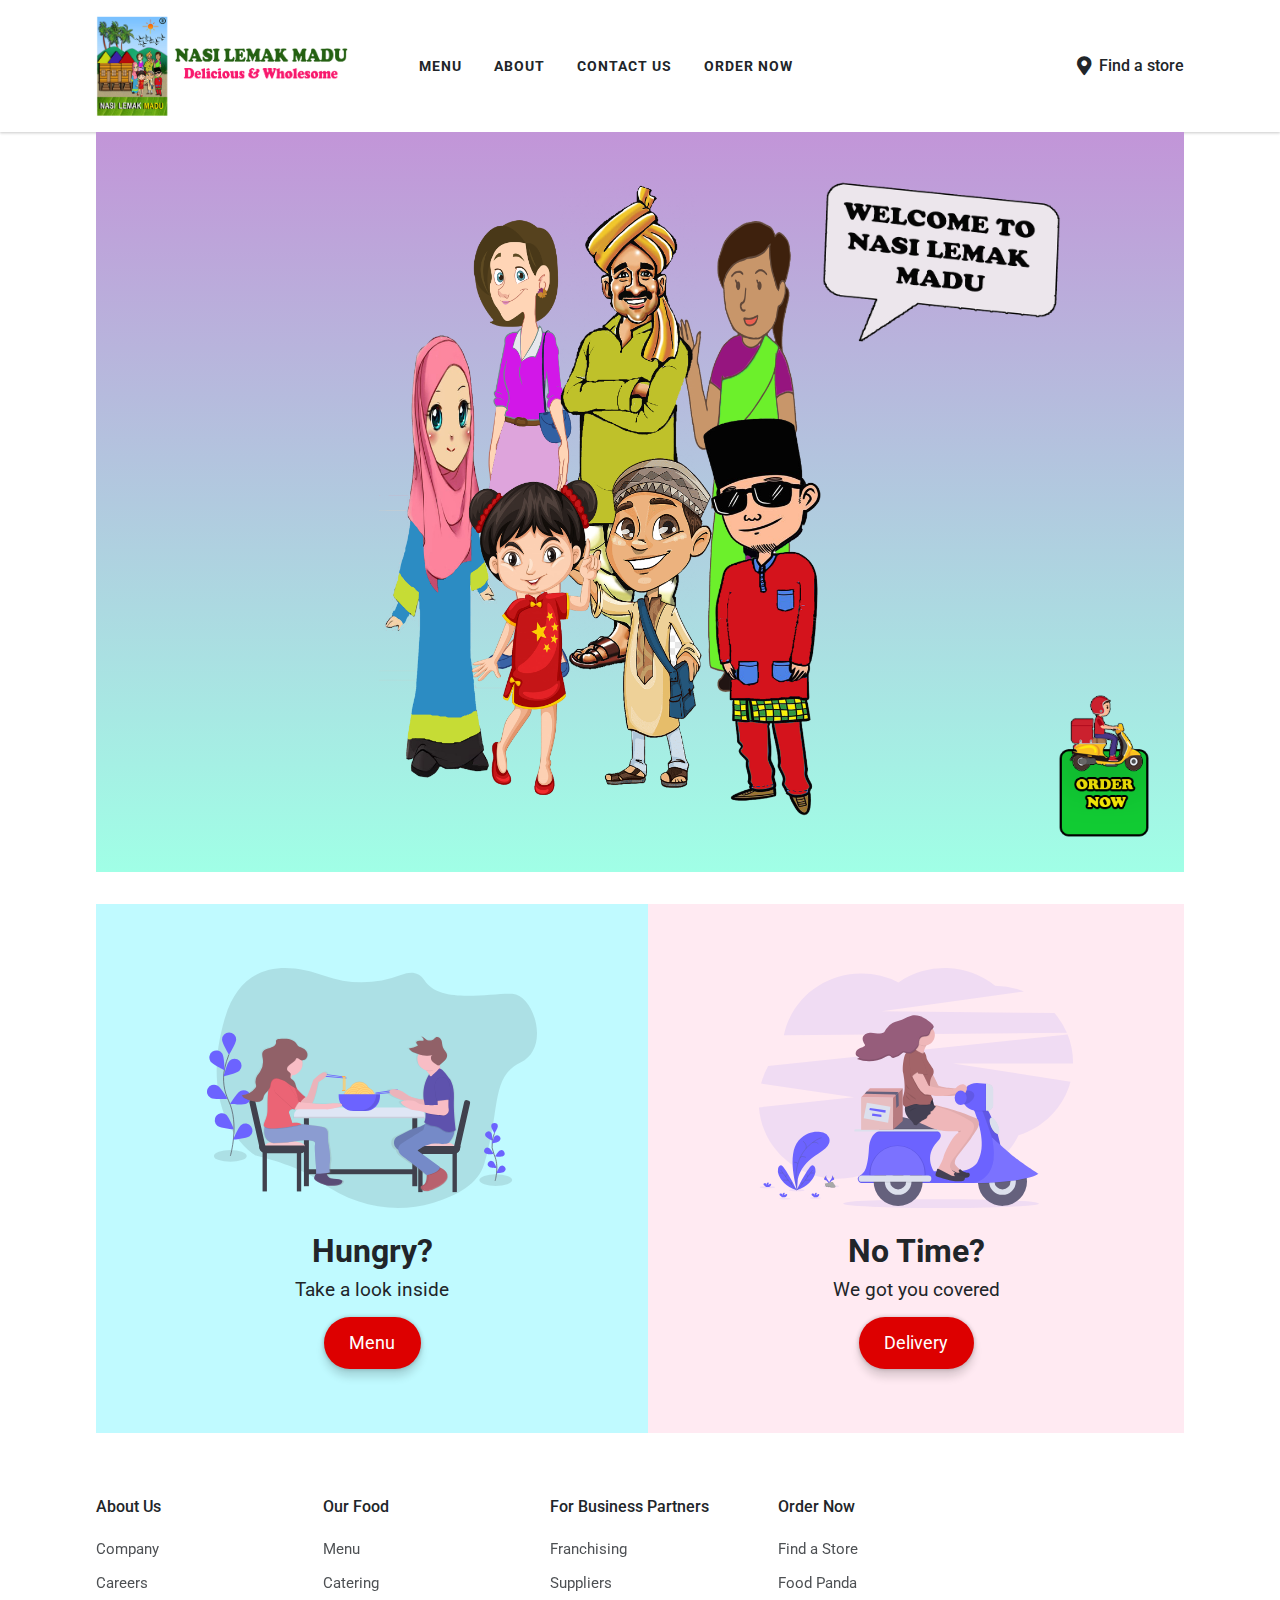
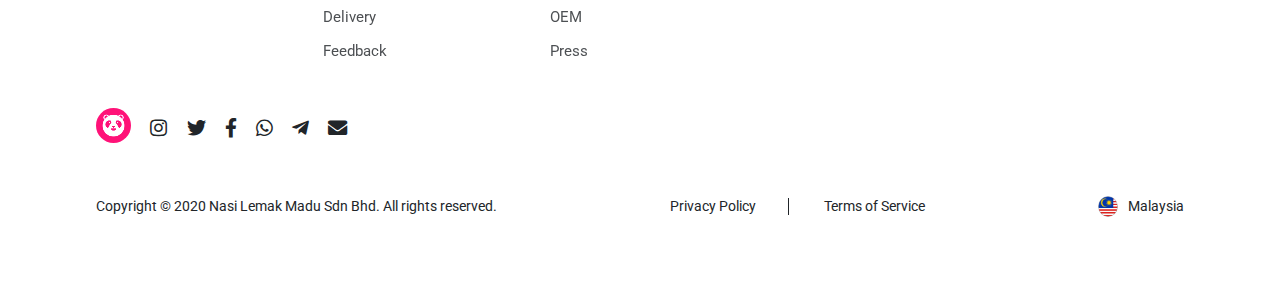
<file: index.html>
<!DOCTYPE html>
<html lang="en">
  <head>
    <meta charset="UTF-8" />
    <meta name="viewport" content="width=device-width, initial-scale=1.0" />
    <meta
      name="description"
      content="Welcome to Nasi Lemak Madu. Check out our menu and have your favorite meal delivered to you."
    />
    <link
      rel="shortcut icon"
      href="assets/images/logo-icon.png"
      type="image/x-icon"
    />
    <link
      rel="stylesheet"
      href="https://cdnjs.cloudflare.com/ajax/libs/font-awesome/5.13.1/css/all.min.css"
    />
    <link rel="stylesheet" href="assets/css/style.css" />
    <title>Nasi Lemak Madu</title>
  </head>
  <body>
    <header class="main-header">
      <div class="container">
        <div class="main-nav">
          <div class="main-nav-left">
            <a href="" class="header-logo">
              <img src="assets/images/logo.png" alt="" />
            </a>
            <ul class="main-menu">
              <li><a href="menu/">Menu</a></li>
              <li><a href="about/">About</a></li>
              <li><a href="contact/">Contact Us</a></li>
              <li>
                <a
                  href="https://wa.me/c/601111829137"
                  target="_blank"
                  rel="noopener noreferrer"
                  >Order Now</a
                >
              </li>
              <li>
                <a
                  href="https://goo.gl/maps/LNe19nNpwgPhzAuLA"
                  target="_blank"
                  class="store-locator"
                >
                  <i class="fas fa-map-marker-alt"></i>
                  <p>Find a store</p>
                </a>
              </li>
            </ul>
          </div>
          <div class="main-nav-right">
            <a
              href="https://goo.gl/maps/LNe19nNpwgPhzAuLA"
              target="_blank"
              class="store-locator"
            >
              <i class="fas fa-map-marker-alt"></i>
              <p>Find a store</p>
            </a>
            <i class="fas fa-bars menu-btn"></i>
          </div>
        </div>
      </div>
    </header>
    <main>
      <div class="container">
        <div class="hero">
          <div class="hero-img">
            <img src="assets/images/hero-squad.png" alt="" />
          </div>
          <img src="assets/images/welcome.png" alt="" class="welcome-img" />
          <a href="https://wa.me/c/601111829137" target="_blank"
            ><img src="assets/images/order-now.png" alt="" class="order-now"
          /></a>
        </div>
        <div class="cta-box">
          <div class="cta-body cta-menu">
            <img src="assets/images/eating.svg" alt="" />
            <h3>Hungry?</h3>
            <p>Take a look inside</p>
            <a href="menu/" class="btn">Menu</a>
          </div>
          <div class="cta-body cta-delivery">
            <img src="assets/images/delivery.svg" alt="" />
            <h3>No Time?</h3>
            <p>We got you covered</p>
            <a
              href="https://foodpanda.page.link/ptAzMaHVQ7ZYYSy5A"
              target="_blank"
              class="btn"
              >Delivery</a
            >
          </div>
        </div>
      </div>
    </main>
    <footer class="main-footer">
      <div class="container">
        <div class="footer-grid">
          <div class="footer-grid-item">
            <h3>About Us</h3>
            <ul>
              <li><a href="about/">Company</a></li>
              <li>
                <a
                  href="https://candidates.myfuturejobs.gov.my/search-jobs?jobId=31c326fda641426a95647f10a68441f2"
                  target="_blank"
                  >Careers</a
                >
              </li>
            </ul>
          </div>
          <div class="footer-grid-item">
            <h3>Our Food</h3>
            <ul>
              <li><a href="menu/">Menu</a></li>

              <li><a href="contact/">Catering</a></li>
              <li>
                <a
                  href="https://foodpanda.page.link/ptAzMaHVQ7ZYYSy5A"
                  target="_blank"
                  >Delivery</a
                >
              </li>
              <li><a href="contact/">Feedback</a></li>
            </ul>
          </div>
          <div class="footer-grid-item">
            <h3>For Business Partners</h3>
            <ul>
              <li><a href="contact/">Franchising</a></li>
              <li><a href="contact/">Suppliers</a></li>
              <li><a href="contact/">OEM</a></li>
              <li><a href="contact/">Press</a></li>
            </ul>
          </div>
          <div class="footer-grid-item" id="order-now">
            <h3>Order Now</h3>
            <ul>
              <li>
                <a href="https://goo.gl/maps/LNe19nNpwgPhzAuLA" target="_blank"
                  >Find a Store</a
                >
              </li>
              <li>
                <a
                  href="https://foodpanda.page.link/ptAzMaHVQ7ZYYSy5A"
                  target="_blank"
                  >Food Panda</a
                >
              </li>
            </ul>
          </div>
        </div>
        <div class="community">
          <div class="social">
            <a
              href="https://foodpanda.page.link/ptAzMaHVQ7ZYYSy5A"
              target="_blank"
              ><img src="assets/images/panda.png" alt=""
            /></a>
            <a href="https://www.instagram.com/nasilemakmadu" target="_blank"
              ><i class="fab fa-instagram"></i
            ></a>
            <a href="https://twitter.com/NasiLemakMadu" target="_blank"
              ><i class="fab fa-twitter"></i
            ></a>
            <a href="https://www.facebook.com/nasilemakmadu20" target="_blank"
              ><i class="fab fa-facebook-f"></i
            ></a>
            <a href="https://wa.me/c/601111829137" target="_blank"
              ><i class="fab fa-whatsapp"></i
            ></a>
            <a href="https://t.me/NasiLemakMadu" target="_blank"
              ><i class="fab fa-telegram-plane"></i
            ></a>
            <a href="mailto:contact@nasilemakmadu.com" target="_blank"
              ><i class="fas fa-envelope"></i
            ></a>
          </div>
        </div>
        <div class="footer-bottom">
          <span class="copyright"
            >Copyright &copy; 2020 Nasi Lemak Madu Sdn Bhd. All rights
            reserved.</span
          >
          <div class="t-c">
            <a href="">Privacy Policy</a>
            <a href="">Terms of Service</a>
          </div>
          <div class="country">
            <img src="assets/images/flag-30.png" alt="" />
            <span>Malaysia</span>
          </div>
        </div>
      </div>
    </footer>
    <script src="assets/js/main.js"></script>
  </body>
</html>
</file>
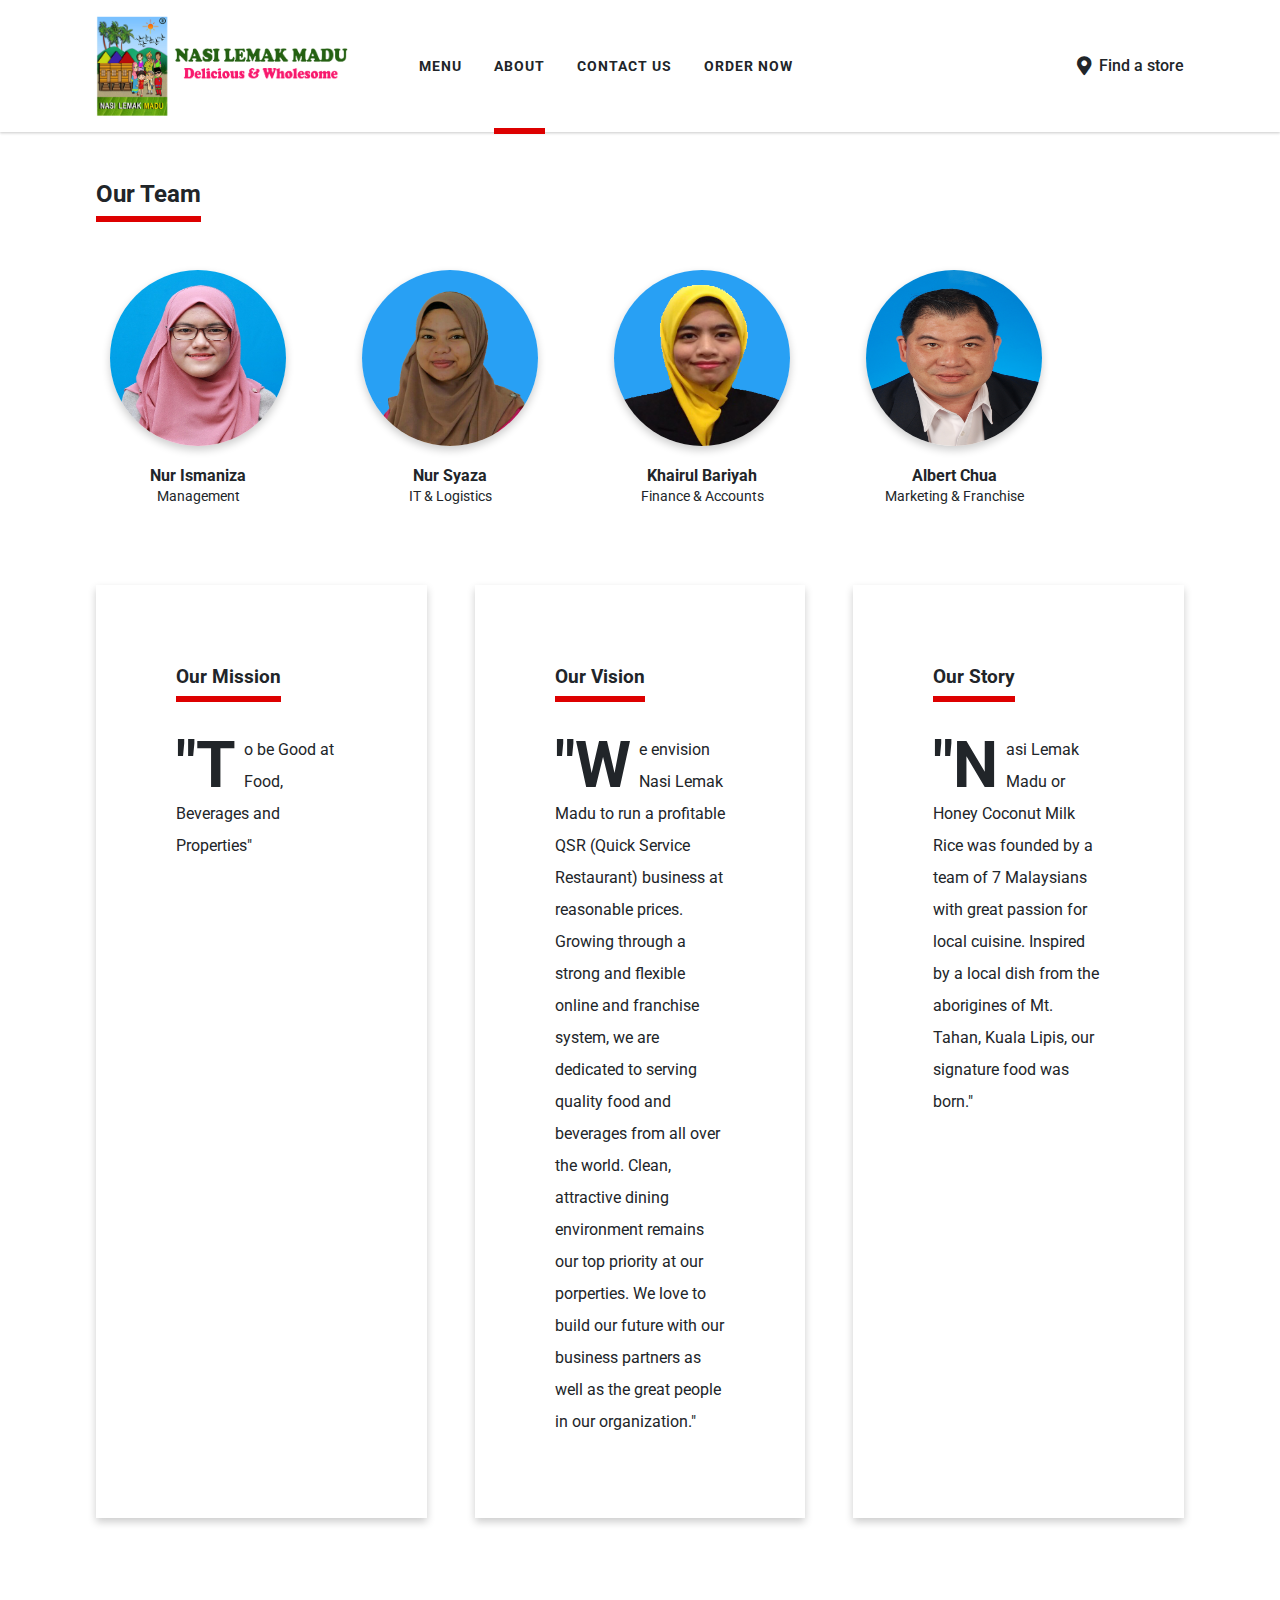
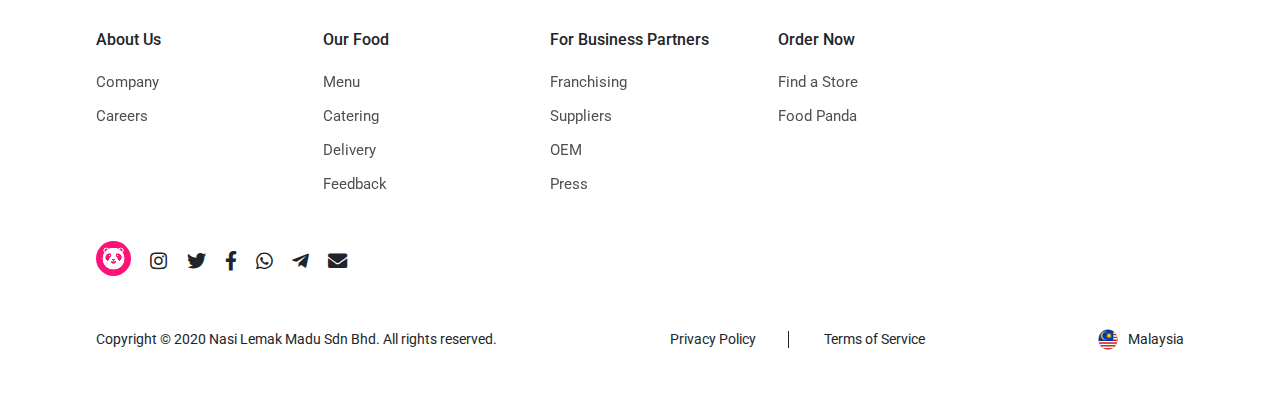
<file: about/index.html>
<!DOCTYPE html>
<html lang="en">
  <head>
    <meta charset="UTF-8" />
    <meta name="viewport" content="width=device-width, initial-scale=1.0" />
    <meta
      name="description"
      content="Meet the team behind Nasi Lemak Madu and take a look at our mission, our vison and our story."
    />
    <link
      rel="shortcut icon"
      href="../assets/images/logo-icon.png"
      type="image/x-icon"
    />
    <link
      rel="stylesheet"
      href="https://cdnjs.cloudflare.com/ajax/libs/font-awesome/5.13.1/css/all.min.css"
    />
    <link rel="stylesheet" href="../assets/css/style.css" />
    <link rel="stylesheet" href="../assets/css/about.style.css" />
    <title>About | Nasi Lemak Madu</title>
  </head>
  <body>
    <header class="main-header">
      <div class="container">
        <div class="main-nav">
          <div class="main-nav-left">
            <a href="../" class="header-logo">
              <img src="../assets/images/logo.png" alt="" />
            </a>
            <ul class="main-menu">
              <li><a href="../menu/">Menu</a></li>
              <li><a href="" class="active-page">About</a></li>
              <li><a href="../contact/">Contact Us</a></li>
              <li>
                <a
                  href="https://wa.me/c/601111829137"
                  target="_blank"
                  rel="noopener noreferrer"
                  >Order Now</a
                >
              </li>
              <li>
                <a
                  href="https://goo.gl/maps/LNe19nNpwgPhzAuLA"
                  target="_blank"
                  class="store-locator"
                >
                  <i class="fas fa-map-marker-alt"></i>
                  <p>Find a store</p>
                </a>
              </li>
            </ul>
          </div>
          <div class="main-nav-right">
            <a
              href="https://goo.gl/maps/LNe19nNpwgPhzAuLA"
              target="_blank"
              class="store-locator"
            >
              <i class="fas fa-map-marker-alt"></i>
              <p>Find a store</p>
            </a>
            <i class="fas fa-bars menu-btn"></i>
          </div>
        </div>
      </div>
    </header>
    <main>
      <div class="container">
        <div class="about">
          <section class="team">
            <div class="team-title">
              <h1>Our Team</h1>
            </div>
            <div class="team-grid">
              <div class="team-member">
                <img src="../assets/images/isma.png" alt="" class="card" />
                <h3>Nur Ismaniza</h3>
                <p>Management</p>
              </div>
              <div class="team-member">
                <img src="../assets/images/syaza.png" alt="" class="card" />
                <h3>Nur Syaza</h3>
                <p>IT & Logistics</p>
              </div>
              <div class="team-member">
                <img src="../assets/images/berry.png" alt="" class="card" />
                <h3>Khairul Bariyah</h3>
                <p>Finance & Accounts</p>
              </div>
              <div class="team-member">
                <img src="../assets/images/albert.png" alt="" class="card" />
                <h3>Albert Chua</h3>
                <p>Marketing & Franchise</p>
              </div>
            </div>
          </section>
          <section class="about-info">
            <div class="about-card-grid">
              <div class="card">
                <h2>Our Mission</h2>
                <div class="text-description">
                  <p>"To be Good at Food, Beverages and Properties"</p>
                </div>
              </div>
              <div class="card">
                <h2>Our Vision</h2>
                <div class="text-description">
                  <p>
                    "We envision Nasi Lemak Madu to run a profitable QSR (Quick
                    Service Restaurant) business at reasonable prices. Growing
                    through a strong and flexible online and franchise system,
                    we are dedicated to serving quality food and beverages from
                    all over the world. Clean, attractive dining environment
                    remains our top priority at our porperties. We love to build
                    our future with our business partners as well as the great
                    people in our organization."
                  </p>
                </div>
              </div>
              <div class="card">
                <h2>Our Story</h2>
                <div class="text-description">
                  <p>
                    "Nasi Lemak Madu or Honey Coconut Milk Rice was founded by a
                    team of 7 Malaysians with great passion for local cuisine.
                    Inspired by a local dish from the aborigines of Mt. Tahan,
                    Kuala Lipis, our signature food was born."
                  </p>
                </div>
              </div>
            </div>
          </section>
        </div>
      </div>
    </main>
    <footer class="main-footer">
      <div class="container">
        <div class="footer-grid">
          <div class="footer-grid-item">
            <h3>About Us</h3>
            <ul>
              <li><a href="">Company</a></li>
              <li>
                <a
                  href="https://candidates.myfuturejobs.gov.my/search-jobs?jobId=31c326fda641426a95647f10a68441f2"
                  target="_blank"
                  >Careers</a
                >
              </li>
            </ul>
          </div>
          <div class="footer-grid-item">
            <h3>Our Food</h3>
            <ul>
              <li><a href="../menu/">Menu</a></li>

              <li><a href="">Catering</a></li>
              <li>
                <a
                  href="https://foodpanda.page.link/ptAzMaHVQ7ZYYSy5A"
                  target="_blank"
                  >Delivery</a
                >
              </li>
              <li><a href="../contact/">Feedback</a></li>
            </ul>
          </div>
          <div class="footer-grid-item">
            <h3>For Business Partners</h3>
            <ul>
              <li><a href="../contact/">Franchising</a></li>
              <li><a href="../contact/">Suppliers</a></li>
              <li><a href="../contact/">OEM</a></li>
              <li><a href="../contact/">Press</a></li>
            </ul>
          </div>
          <div class="footer-grid-item" id="order-now">
            <h3>Order Now</h3>
            <ul>
              <li>
                <a href="https://goo.gl/maps/LNe19nNpwgPhzAuLA" target="_blank"
                  >Find a Store</a
                >
              </li>
              <li>
                <a
                  href="https://foodpanda.page.link/ptAzMaHVQ7ZYYSy5A"
                  target="_blank"
                  >Food Panda</a
                >
              </li>
            </ul>
          </div>
        </div>
        <div class="community">
          <div class="social">
            <a
              href="https://foodpanda.page.link/ptAzMaHVQ7ZYYSy5A"
              target="_blank"
              ><img src="../assets/images/panda.png" alt=""
            /></a>
            <a href="https://www.instagram.com/nasilemakmadu" target="_blank"
              ><i class="fab fa-instagram"></i
            ></a>
            <a href="https://twitter.com/NasiLemakMadu" target="_blank"
              ><i class="fab fa-twitter"></i
            ></a>
            <a href="https://www.facebook.com/nasilemakmadu20" target="_blank"
              ><i class="fab fa-facebook-f"></i
            ></a>
            <a href="https://wa.me/c/601111829137" target="_blank"
              ><i class="fab fa-whatsapp"></i
            ></a>
            <a href="https://t.me/NasiLemakMadu" target="_blank"
              ><i class="fab fa-telegram-plane"></i
            ></a>
            <a href="mailto:contact@nasilemakmadu.com" target="_blank"
              ><i class="fas fa-envelope"></i
            ></a>
          </div>
        </div>
        <div class="footer-bottom">
          <span class="copyright"
            >Copyright &copy; 2020 Nasi Lemak Madu Sdn Bhd. All rights
            reserved.</span
          >
          <div class="t-c">
            <a href="">Privacy Policy</a>
            <a href="">Terms of Service</a>
          </div>
          <div class="country">
            <img src="../assets/images/flag-30.png" alt="" />
            <span>Malaysia</span>
          </div>
        </div>
      </div>
    </footer>
    <script src="../assets/js/main.js"></script>
  </body>
</html>
</file>
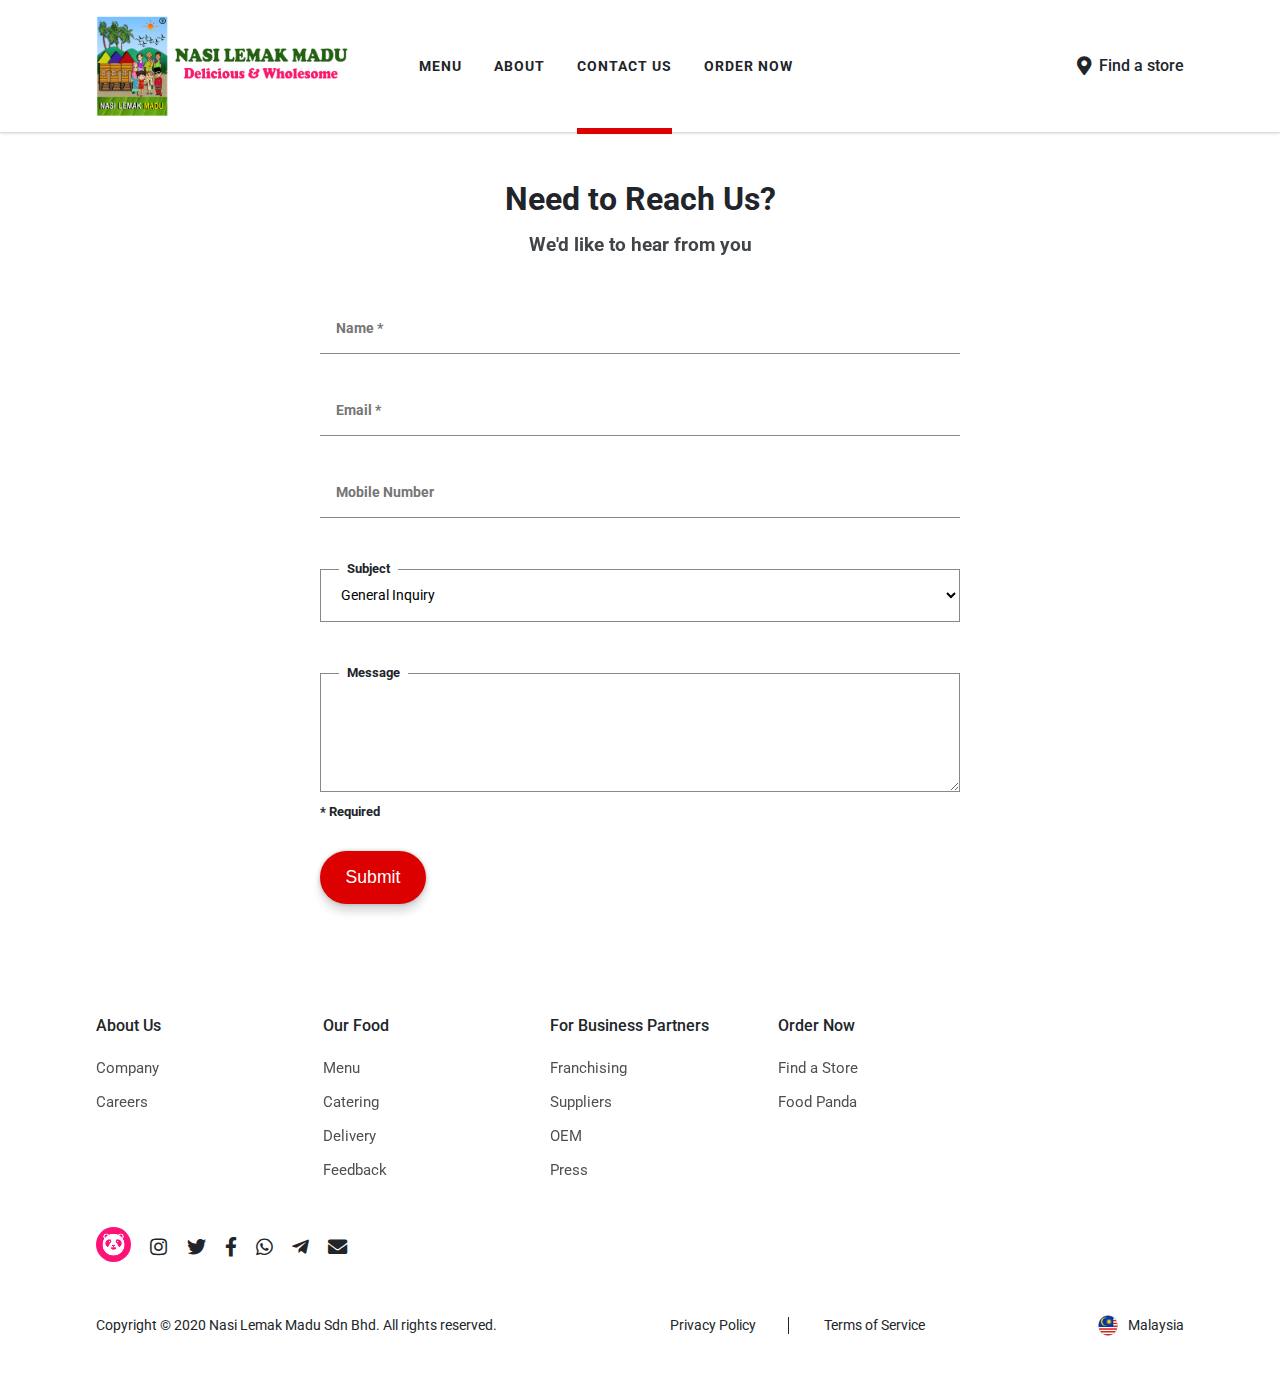
<file: contact/index.html>
<!DOCTYPE html>
<html lang="en">
  <head>
    <meta charset="UTF-8" />
    <meta name="viewport" content="width=device-width, initial-scale=1.0" />
    <meta
      name="description"
      content="Need to reach us? Feel free to send us a message. We'd like to hear from you."
    />
    <link
      rel="shortcut icon"
      href="../assets/images/logo-icon.png"
      type="image/x-icon"
    />
    <link
      rel="stylesheet"
      href="https://cdnjs.cloudflare.com/ajax/libs/font-awesome/5.13.1/css/all.min.css"
    />
    <link rel="stylesheet" href="../assets/css/style.css" />
    <link rel="stylesheet" href="../assets/css/contact-form.style.css" />
    <title>Contact | Nasi Lemak Madu</title>
  </head>
  <body>
    <header class="main-header">
      <div class="container">
        <div class="main-nav">
          <div class="main-nav-left">
            <a href="../" class="header-logo">
              <img src="../assets/images/logo.png" alt="" />
            </a>
            <ul class="main-menu">
              <li><a href="../menu/">Menu</a></li>
              <li><a href="../about/">About</a></li>
              <li><a href="" class="active-page">Contact Us</a></li>
              <li>
                <a
                  href="https://wa.me/c/601111829137"
                  target="_blank"
                  rel="noopener noreferrer"
                  >Order Now</a
                >
              </li>
              <li>
                <a
                  href="https://goo.gl/maps/LNe19nNpwgPhzAuLA"
                  target="_blank"
                  class="store-locator"
                >
                  <i class="fas fa-map-marker-alt"></i>
                  <p>Find a store</p>
                </a>
              </li>
            </ul>
          </div>
          <div class="main-nav-right">
            <a
              href="https://goo.gl/maps/LNe19nNpwgPhzAuLA"
              target="_blank"
              class="store-locator"
            >
              <i class="fas fa-map-marker-alt"></i>
              <p>Find a store</p>
            </a>
            <i class="fas fa-bars menu-btn"></i>
          </div>
        </div>
      </div>
    </header>
    <main>
      <div class="container">
        <div class="contact-form">
          <div class="form-title">
            <h1>Need to Reach Us?</h1>
            <h3>We'd like to hear from you</h3>
          </div>
          <form action="process.php" method="POST">
            <div class="form-control">
              <label for="name">Name</label>
              <input
                type="text"
                name="name"
                id="name"
                placeholder="Name *"
                required
              />
            </div>
            <div class="form-control">
              <label for="email">Email</label>
              <input
                type="email"
                name="email"
                id="email"
                placeholder="Email *"
                required
              />
            </div>
            <div class="form-control">
              <label for="mobile">Mobile Number</label>
              <input
                type="tel"
                name="mobile"
                id="mobile"
                placeholder="Mobile Number"
              />
            </div>
            <div class="form-control">
              <label for="subject" class="input-focus">Subject</label>
              <select name="subject" id="subject">
                <option value="General Inquiry" selected>
                  General Inquiry
                </option>
                <option value="Catering">Catering</option>
                <option value="Franchising">Franchising</option>
                <option value="Suppliers">Suppliers</option>
                <option value="OEM">OEM</option>
                <option value="Investor Relations">Investor Relations</option>
                <option value="Press">Press</option>
                <option value="Feedback">Feedback</option>
                <option value="Other">Other</option>
              </select>
            </div>
            <div class="form-control">
              <label for="message" class="input-focus">Message</label>
              <textarea name="message" id="message" rows="5"></textarea>
            </div>
            <small>* Required</small>
            <input name="submit" type="submit" value="Submit" class="btn" />
          </form>
        </div>
      </div>
    </main>
    <footer class="main-footer">
      <div class="container">
        <div class="footer-grid">
          <div class="footer-grid-item">
            <h3>About Us</h3>
            <ul>
              <li><a href="../about/">Company</a></li>
              <li>
                <a
                  href="https://candidates.myfuturejobs.gov.my/search-jobs?jobId=31c326fda641426a95647f10a68441f2"
                  target="_blank"
                  >Careers</a
                >
              </li>
            </ul>
          </div>
          <div class="footer-grid-item">
            <h3>Our Food</h3>
            <ul>
              <li><a href="../menu/">Menu</a></li>

              <li><a href="../contact/">Catering</a></li>
              <li>
                <a
                  href="https://foodpanda.page.link/ptAzMaHVQ7ZYYSy5A"
                  target="_blank"
                  >Delivery</a
                >
              </li>
              <li><a href="../contact/">Feedback</a></li>
            </ul>
          </div>
          <div class="footer-grid-item">
            <h3>For Business Partners</h3>
            <ul>
              <li><a href="../contact/">Franchising</a></li>
              <li><a href="../contact/">Suppliers</a></li>
              <li><a href="../contact/">OEM</a></li>
              <li><a href="../contact/">Press</a></li>
            </ul>
          </div>
          <div class="footer-grid-item" id="order-now">
            <h3>Order Now</h3>
            <ul>
              <li>
                <a href="https://goo.gl/maps/LNe19nNpwgPhzAuLA" target="_blank"
                  >Find a Store</a
                >
              </li>
              <li>
                <a
                  href="https://foodpanda.page.link/ptAzMaHVQ7ZYYSy5A"
                  target="_blank"
                  >Food Panda</a
                >
              </li>
            </ul>
          </div>
        </div>
        <div class="community">
          <div class="social">
            <a
              href="https://foodpanda.page.link/ptAzMaHVQ7ZYYSy5A"
              target="_blank"
              ><img src="../assets/images/panda.png" alt=""
            /></a>
            <a href="https://www.instagram.com/nasilemakmadu" target="_blank"
              ><i class="fab fa-instagram"></i
            ></a>
            <a href="https://twitter.com/NasiLemakMadu" target="_blank"
              ><i class="fab fa-twitter"></i
            ></a>
            <a href="https://www.facebook.com/nasilemakmadu20" target="_blank"
              ><i class="fab fa-facebook-f"></i
            ></a>
            <a href="https://wa.me/c/601111829137" target="_blank"
              ><i class="fab fa-whatsapp"></i
            ></a>
            <a href="https://t.me/NasiLemakMadu" target="_blank"
              ><i class="fab fa-telegram-plane"></i
            ></a>
            <a href="mailto:contact@nasilemakmadu.com" target="_blank"
              ><i class="fas fa-envelope"></i
            ></a>
          </div>
        </div>
        <div class="footer-bottom">
          <span class="copyright"
            >Copyright &copy; 2020 Nasi Lemak Madu Sdn Bhd. All rights
            reserved.</span
          >
          <div class="t-c">
            <a href="">Privacy Policy</a>
            <a href="">Terms of Service</a>
          </div>
          <div class="country">
            <img src="../assets/images/flag-30.png" alt="" />
            <span>Malaysia</span>
          </div>
        </div>
      </div>
    </footer>
    <script src="../assets/js/main.js"></script>
  </body>
</html>
</file>
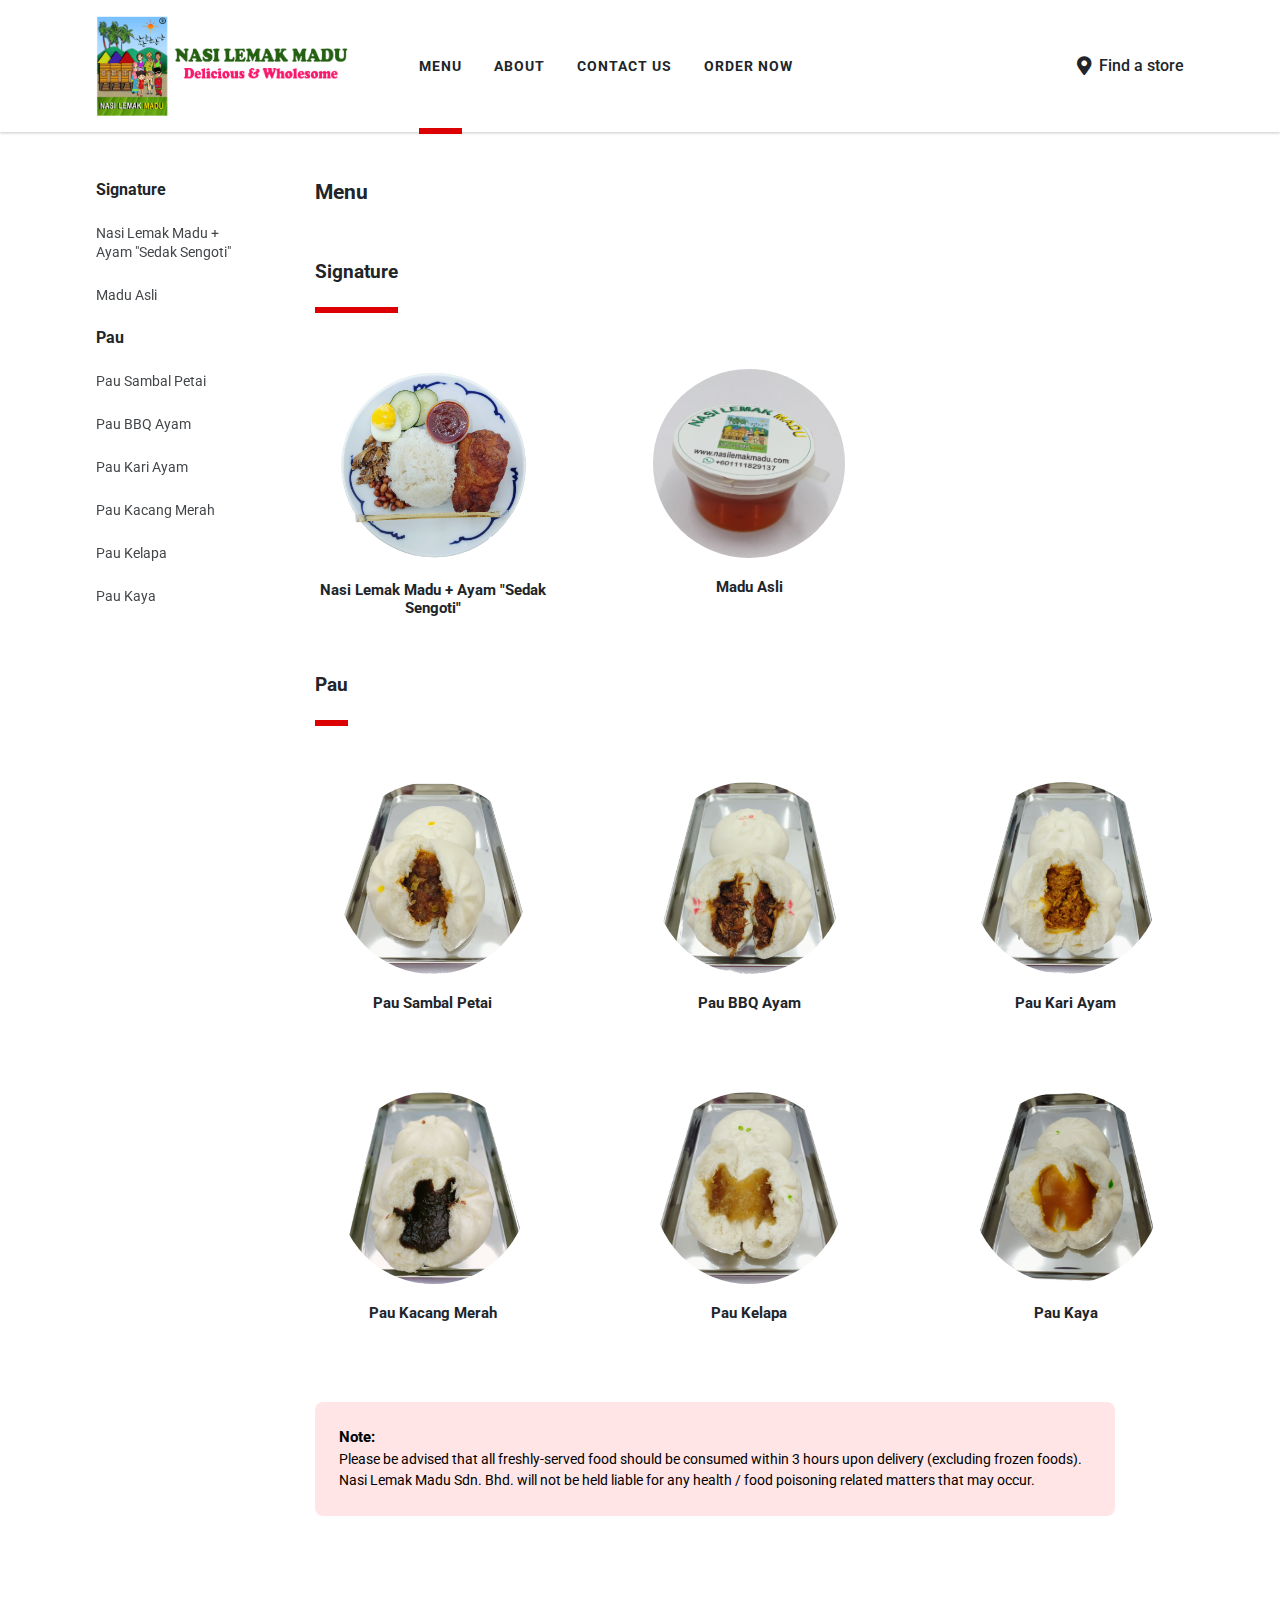
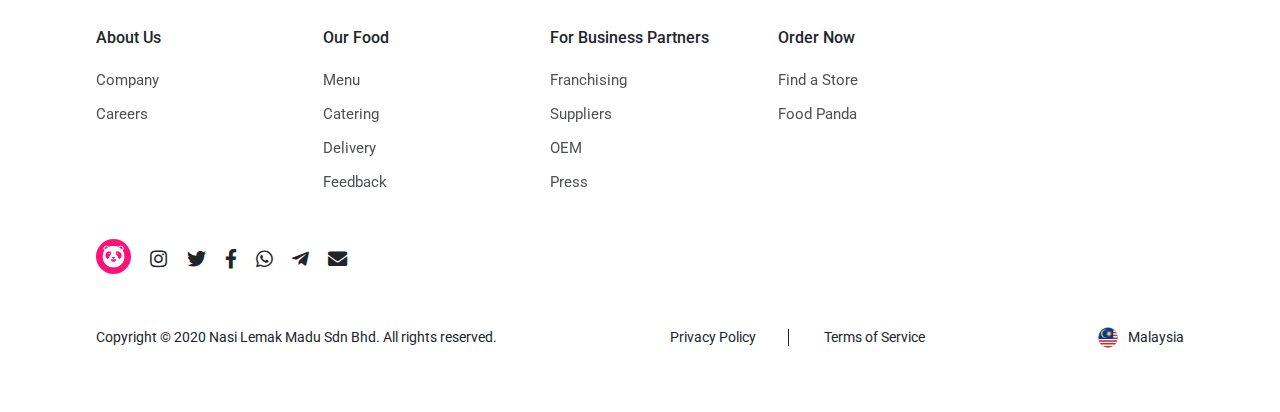
<file: menu/index.html>
<!DOCTYPE html>
<html lang="en">
  <head>
    <meta charset="UTF-8" />
    <meta name="viewport" content="width=device-width, initial-scale=1.0" />
    <meta name="description" content="Take a look at our signature dish as well as various delicacies to whet your appetite. Delivery available." />
    <link rel="shortcut icon" href="../assets/images/logo-icon.png" type="image/x-icon" />
    <link
      rel="stylesheet"
      href="https://cdnjs.cloudflare.com/ajax/libs/font-awesome/5.13.1/css/all.min.css"
    />
    <link rel="stylesheet" href="../assets/css/style.css" />
    <link rel="stylesheet" href="../assets/css/menu.style.css" />
    <title>Menu | Nasi Lemak Madu</title>
  </head>
  <body>
    <header class="main-header">
      <div class="container">
        <div class="main-nav">
          <div class="main-nav-left">
            <a href="../" class="header-logo">
              <img src="../assets/images/logo.png" alt="" />


            </a>
            <ul class="main-menu">
              <li><a href="" class="active-page">Menu</a></li>
              <li><a href="../about/">About</a></li>
              <li><a href="../contact/">Contact Us</a></li>
              <li><a href="https://wa.me/c/601111829137" target="_blank" rel="noopener noreferrer">Order Now</a></li>
              <li>
                <a href="https://goo.gl/maps/LNe19nNpwgPhzAuLA" target=_blank class="store-locator">
                  <i class="fas fa-map-marker-alt"></i>
                  <p>Find a store</p>
                </a>
              </li>
            </ul>
          </div>
          <div class="main-nav-right">
            <a href="https://goo.gl/maps/LNe19nNpwgPhzAuLA" target=_blank class="store-locator">
              <i class="fas fa-map-marker-alt"></i>
              <p>Find a store</p>
            </a>
            <i class="fas fa-bars menu-btn"></i>
          </div>
        </div>
      </div>
    </header>
    <main>
      <div class="container">
        <div class="menu-body">
          <aside>
            <nav class="side-nav">
              <ul>
                <li class="side-nav-title">Signature</li>
                <li>
                  <a href="nasi-lemak-madu/"
                    >Nasi Lemak Madu + Ayam "Sedak Sengoti"</a
                  >
                </li>
                <li>
                  <a href="honey/"
                    >Madu Asli</a
                  >
                </li>
                <li class="side-nav-title">Pau</li>
                <li>
                  <a href="pau-sambal-petai/"
                    >Pau Sambal Petai</a
                  >
                </li>
                <li>
                  <a href="pau-bbq-ayam/"
                    >Pau BBQ Ayam</a
                  >
                </li>
                <li>
                  <a href="pau-kari-ayam/"
                    >Pau Kari Ayam</a
                  >
                </li>
                <li>
                  <a href="pau-kacang-merah/"
                    >Pau Kacang Merah</a
                  >
                </li>
                <li>
                  <a href="pau-kelapa/"
                    >Pau Kelapa</a
                  >
                </li>
                <a href="pau-kaya/"
                  >Pau Kaya</a
                >
              </li>
              </ul>
            </nav>
          </aside>
          <div class="menu-gallery">
            <h1>Menu</h1>
            <h3>Signature</h3>
            <div class="menu-gallery-grid">
              <div class="menu-item">
                <a href="nasi-lemak-madu/">
                  <img
                    src="../assets/images/nasi-lemak-madu-ayam.jpg"
                    alt=""
                  />
                  <p>Nasi Lemak Madu + Ayam "Sedak Sengoti"</p>
                </a>
              </div>
              <div class="menu-item">
                <a href="honey/">
                  <img
                    src="../assets/images/honey.jpg"
                    alt=""
                  />
                  <p>Madu Asli</p>
                </a>
              </div>
            </div>
            <h3>Pau</h3>
            <div class="menu-gallery-grid">
              <div class="menu-item">
                <a href="pau-sambal-petai/">
                  <img
                    src="../assets/images/pau-sambal-petai.jpg"
                    alt=""
                  />
                  <p>Pau Sambal Petai</p>
                </a>
              </div>
              <div class="menu-item">
                <a href="pau-bbq-ayam/">
                  <img
                    src="../assets/images/pau-bbq-ayam.jpg"
                    alt=""
                  />
                  <p>Pau BBQ Ayam</p>
                </a>
              </div><div class="menu-item">
                <a href="pau-kari-ayam/">
                  <img
                    src="../assets/images/pau-kari-ayam.jpg"
                    alt=""
                  />
                  <p>Pau Kari Ayam</p>
                </a>
              </div><div class="menu-item">
                <a href="pau-kacang-merah/">
                  <img
                    src="../assets/images/pau-kacang-merah.jpg"
                    alt=""
                  />
                  <p>Pau Kacang Merah</p>
                </a>
              </div><div class="menu-item">
                <a href="pau-kelapa/">
                  <img
                    src="../assets/images/pau-kelapa.jpg"
                    alt=""
                  />
                  <p>Pau Kelapa</p>
                </a>
              </div><div class="menu-item">
                <a href="pau-kaya/">
                  <img
                    src="../assets/images/pau-kaya.jpg"
                    alt=""
                  />
                  <p>Pau Kaya</p>
                </a>
              </div>
            </div>
            <div class="attention">
              <p><strong>Note:</strong></p>
              <p>Please be advised that all freshly-served food should be consumed within 3 hours upon delivery (excluding frozen foods). Nasi Lemak Madu Sdn. Bhd. will not be held liable for any health / food poisoning related matters that may occur.</p>
            </div>
          </div>
        </div>
      </div>
    </main>
    <footer class="main-footer">
      <div class="container">
        <div class="footer-grid">
          <div class="footer-grid-item">
            <h3>About Us</h3>
            <ul>
              <li><a href="../about/">Company</a></li>
              <li><a href="https://candidates.myfuturejobs.gov.my/search-jobs?jobId=31c326fda641426a95647f10a68441f2" target="_blank">Careers</a></li>
            </ul>
          </div>
          <div class="footer-grid-item">
            <h3>Our Food</h3>
            <ul>
              <li><a href="">Menu</a></li>

              <li><a href="../contact/">Catering</a></li>
              <li><a href="https://foodpanda.page.link/ptAzMaHVQ7ZYYSy5A" target="_blank">Delivery</a></li>
              <li><a href="../contact/">Feedback</a></li>
            </ul>
          </div>
          <div class="footer-grid-item">
            <h3>For Business Partners</h3>
            <ul>
              <li><a href="../contact/">Franchising</a></li>
              <li><a href="../contact/">Suppliers</a></li>
              <li><a href="../contact/">OEM</a></li>
              <li><a href="../contact/">Press</a></li>
            </ul>
          </div>
          <div class="footer-grid-item" id="order-now">
            <h3>Order Now</h3>
            <ul>
              <li><a href="https://goo.gl/maps/LNe19nNpwgPhzAuLA" target="_blank">Find a Store</a></li>
              <li><a href="https://foodpanda.page.link/ptAzMaHVQ7ZYYSy5A" target="_blank">Food Panda</a></li>
            </ul>
          </div>
        </div>
        <div class="community">
          <div class="social">
            <a href="https://foodpanda.page.link/ptAzMaHVQ7ZYYSy5A" target="_blank"><img src="../assets/images/panda.png" alt=""/></a>
            <a href="https://www.instagram.com/nasilemakmadu" target="_blank">
              <i class="fab fa-instagram"></i>
            </a>
            <a href="https://twitter.com/NasiLemakMadu" target="_blank">
              <i class="fab fa-twitter"></i>
            </a>
            <a href="https://www.facebook.com/nasilemakmadu20" target="_blank">
              <i class="fab fa-facebook-f"></i>
            </a>
            <a href="https://wa.me/c/601111829137" target="_blank"
            ><i class="fab fa-whatsapp"></i
          ></a>
            <a href="https://t.me/NasiLemakMadu" target="_blank">
              <i class="fab fa-telegram-plane"></i>
            </a>
            <a href="mailto:contact@nasilemakmadu.com" target="_blank"
              ><i class="fas fa-envelope"></i
            ></a>
          </div>
        </div>
        <div class="footer-bottom">
          <span class="copyright"
            >Copyright &copy; 2020 Nasi Lemak Madu Sdn Bhd. All rights
            reserved.</span
          >
          <div class="t-c">
            <a href="">Privacy Policy</a>
            <a href="">Terms of Service</a>
          </div>
          <div class="country">
            <img src="../assets/images/flag-30.png" alt="" />
            <span>Malaysia</span>
          </div>
        </div>
      </div>
    </footer>
    <script src="../assets/js/main.js"></script>
  </body>
</html>
</file>
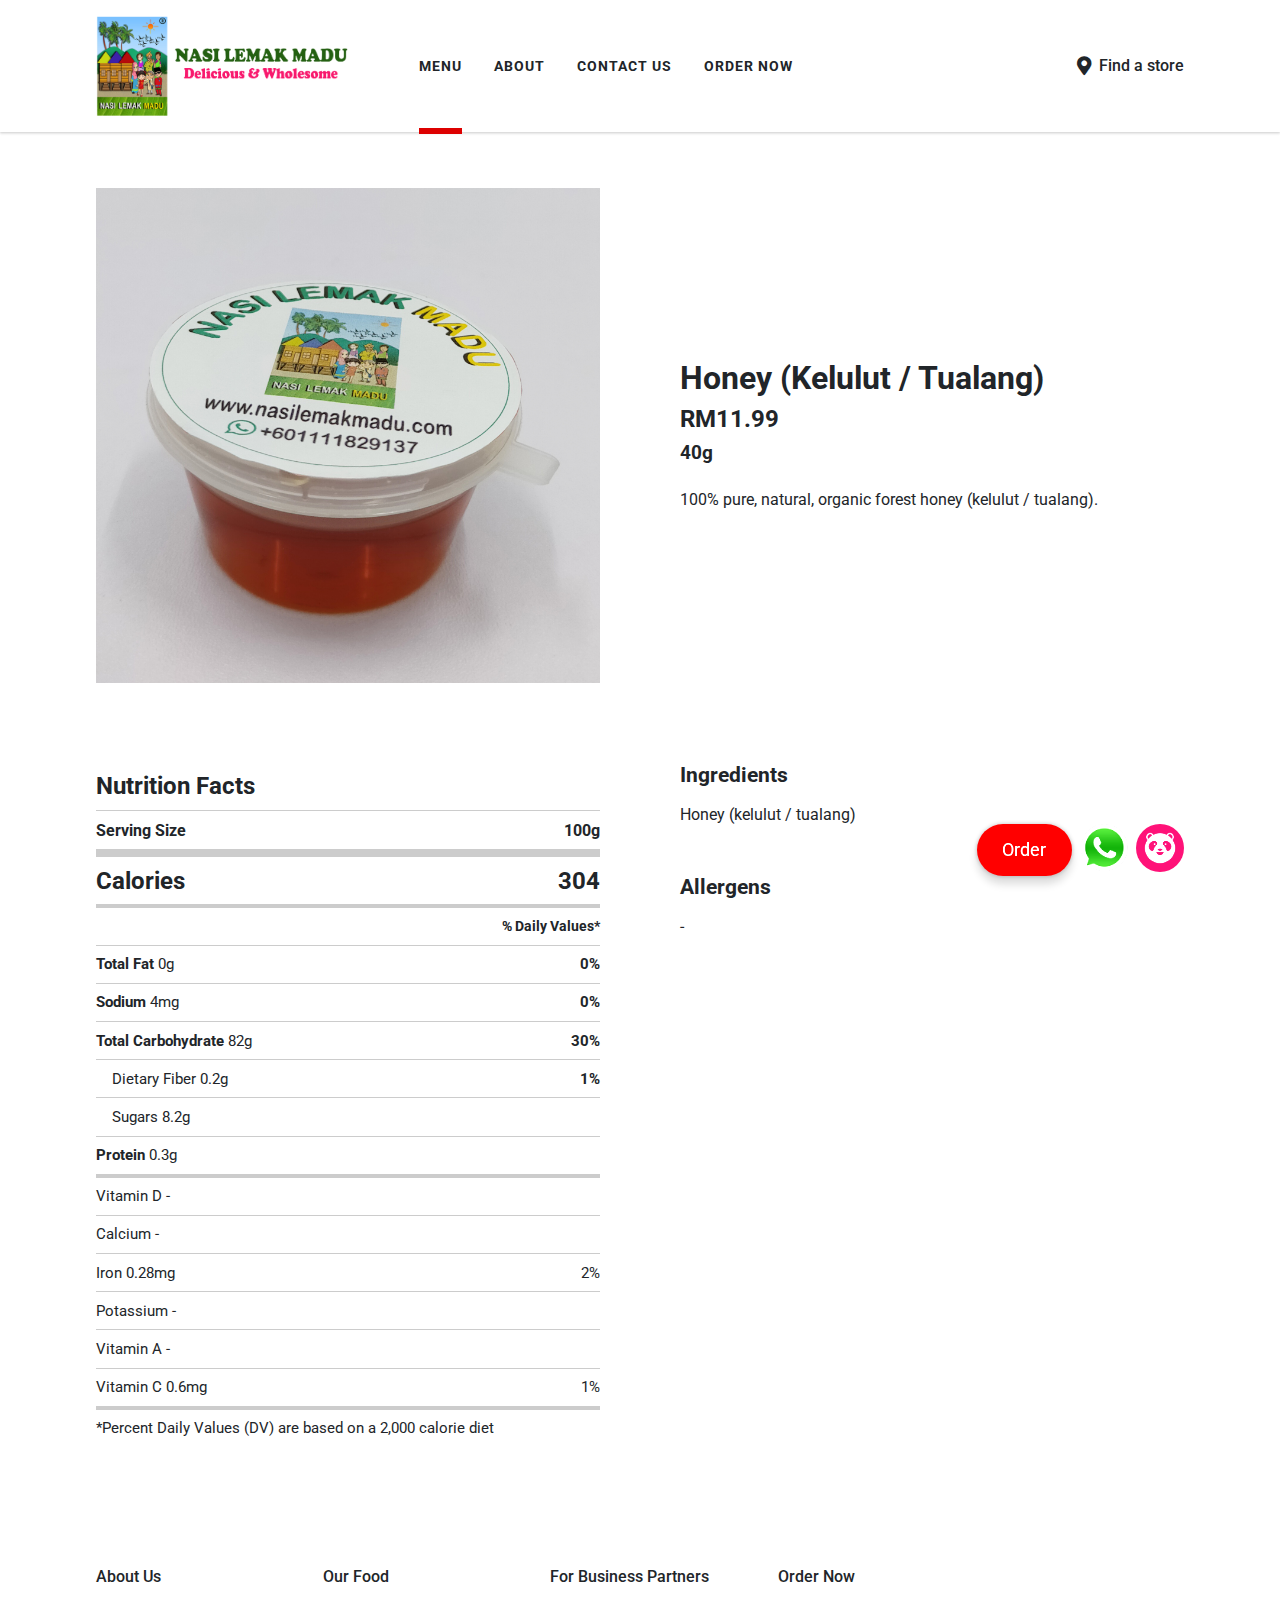
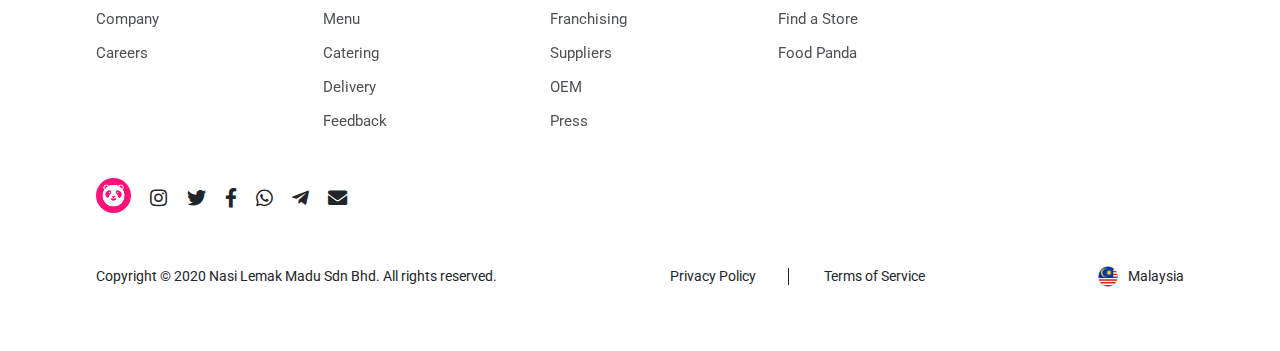
<file: menu/honey/index.html>
<!DOCTYPE html>
<html lang="en">
  <head>
    <meta charset="UTF-8" />
    <meta name="viewport" content="width=device-width, initial-scale=1.0" />
    <meta
      name="description"
      content="100% pure, natural, organic forest honey
    (kelulut / tualang). Delivery available."
    />
    <link
      rel="shortcut icon"
      href="../../assets/images/logo-icon.png"
      type="image/x-icon"
    />
    <link
      rel="stylesheet"
      href="https://cdnjs.cloudflare.com/ajax/libs/font-awesome/5.13.1/css/all.min.css"
    />
    <link rel="stylesheet" href="../../assets/css/style.css" />
    <link rel="stylesheet" href="../../assets/css/menu.style.css" />
    <title>Honey | Nasi Lemak Madu</title>
  </head>
  <body>
    <header class="main-header">
      <div class="container">
        <div class="main-nav">
          <div class="main-nav-left">
            <a href="../../" class="header-logo">
              <img src="../../assets/images/logo.png" alt="" />
            </a>
            <ul class="main-menu">
              <li><a href="../" class="active-page">Menu</a></li>
              <li><a href="../../about/">About</a></li>
              <li><a href="../../contact/">Contact Us</a></li>
              <li>
                <a
                  href="https://wa.me/c/601111829137"
                  target="_blank"
                  rel="noopener noreferrer"
                  >Order Now</a
                >
              </li>
              <li>
                <a
                  href="https://goo.gl/maps/LNe19nNpwgPhzAuLA"
                  target="_blank"
                  class="store-locator"
                >
                  <i class="fas fa-map-marker-alt"></i>
                  <p>Find a store</p>
                </a>
              </li>
            </ul>
          </div>
          <div class="main-nav-right">
            <a
              href="https://goo.gl/maps/LNe19nNpwgPhzAuLA"
              target="_blank"
              class="store-locator"
            >
              <i class="fas fa-map-marker-alt"></i>
              <p>Find a store</p>
            </a>
            <i class="fas fa-bars menu-btn"></i>
          </div>
        </div>
      </div>
    </header>
    <main>
      <div class="container">
        <div class="order">
          <div class="order-buttons">
            <a
              href="https://wa.me/c/601111829137"
              target="_blank"
              class="btn order-btn"
              >Order</a
            >
            <a href="https://wa.me/c/601111829137" target="_blank"
              ><img src="../../assets/images/whatsapp.png" alt=""
            /></a>
            <a
              href="https://foodpanda.page.link/ptAzMaHVQ7ZYYSy5A"
              target="_blank"
              ><img src="../../assets/images/panda.png" alt=""
            /></a>
          </div>
        </div>
        <div class="food-grid">
          <div class="food-img">
            <img src="../../assets/images/honey.jpg" alt="" />
          </div>

          <div class="food-desc">
            <div class="img-zoom-result"></div>
            <div>
              <h1>Honey (Kelulut / Tualang)</h1>
              <h2>RM11.99</h2>
              <h3>40g</h3>
              <p>
                100% pure, natural, organic forest honey (kelulut / tualang).
              </p>
            </div>
          </div>
          <div class="nutrition-info">
            <table>
              <tbody>
                <tr>
                  <td><span class="table-title-lg">Nutrition Facts</span></td>
                </tr>
                <tr>
                  <td>Serving Size</td>
                  <td>100g</td>
                </tr>
                <tr>
                  <td><span class="table-title-lg">Calories</span></td>
                  <td><span class="table-title-lg">304</span></td>
                </tr>
                <tr>
                  <td></td>
                  <td>% Daily Values*</td>
                </tr>
                <tr>
                  <td><span class="table-title">Total Fat</span> 0g</td>
                  <td><span class="table-title">0%</span></td>
                </tr>
                <tr>
                  <td><span class="table-title">Sodium</span> 4mg</td>
                  <td><span class="table-title">0%</span></td>
                </tr>
                <tr>
                  <td>
                    <span class="table-title">Total Carbohydrate</span> 82g
                  </td>
                  <td><span class="table-title">30%</span></td>
                </tr>
                <tr>
                  <td class="subcategory">Dietary Fiber 0.2g</td>
                  <td><span class="table-title">1%</span></td>
                </tr>
                <tr>
                  <td class="subcategory">Sugars 8.2g</td>
                  <td></td>
                </tr>
                <tr>
                  <td><span class="table-title">Protein</span> 0.3g</td>
                  <td></td>
                </tr>
                <tr class="micro-start">
                  <td>Vitamin D -</td>
                  <td></td>
                </tr>
                <tr>
                  <td>Calcium -</td>
                  <td></td>
                </tr>
                <tr>
                  <td>Iron 0.28mg</td>
                  <td>2%</td>
                </tr>
                <tr>
                  <td>Potassium -</td>
                  <td></td>
                </tr>
                <tr>
                  <td>Vitamin A -</td>
                  <td></td>
                </tr>
                <tr>
                  <td>Vitamin C 0.6mg</td>
                  <td>1%</td>
                </tr>
                <tr>
                  <td colspan="2">
                    *Percent Daily Values (DV) are based on a 2,000 calorie diet
                  </td>
                </tr>
              </tbody>
            </table>
          </div>
          <div class="ingredients">
            <h3>Ingredients</h3>
            <p>Honey (kelulut / tualang)</p>
            <h3>Allergens</h3>
            <p>-</p>
          </div>
        </div>
      </div>
    </main>
    <footer class="main-footer">
      <div class="container">
        <div class="footer-grid">
          <div class="footer-grid-item">
            <h3>About Us</h3>
            <ul>
              <li><a href="../../about/">Company</a></li>
              <li>
                <a
                  href="https://candidates.myfuturejobs.gov.my/search-jobs?jobId=31c326fda641426a95647f10a68441f2"
                  target="_blank"
                  >Careers</a
                >
              </li>
            </ul>
          </div>
          <div class="footer-grid-item">
            <h3>Our Food</h3>
            <ul>
              <li><a href="../">Menu</a></li>
              <li><a href="../../contact/">Catering</a></li>
              <li>
                <a
                  href="https://foodpanda.page.link/ptAzMaHVQ7ZYYSy5A"
                  target="_blank"
                  >Delivery</a
                >
              </li>
              <li><a href="../../contact/">Feedback</a></li>
            </ul>
          </div>
          <div class="footer-grid-item">
            <h3>For Business Partners</h3>
            <ul>
              <li><a href="../../contact/">Franchising</a></li>
              <li><a href="../../contact/">Suppliers</a></li>
              <li><a href="../../contact/">OEM</a></li>
              <li><a href="../../contact/">Press</a></li>
            </ul>
          </div>
          <div class="footer-grid-item" id="order-now">
            <h3>Order Now</h3>
            <ul>
              <li>
                <a href="https://goo.gl/maps/LNe19nNpwgPhzAuLA" target="_blank"
                  >Find a Store</a
                >
              </li>
              <li>
                <a
                  href="https://foodpanda.page.link/ptAzMaHVQ7ZYYSy5A"
                  target="_blank"
                  >Food Panda</a
                >
              </li>
            </ul>
          </div>
        </div>
        <div class="community">
          <div class="social">
            <a
              href="https://foodpanda.page.link/ptAzMaHVQ7ZYYSy5A"
              target="_blank"
              ><img src="../../assets/images/panda.png" alt=""
            /></a>
            <a href="https://www.instagram.com/nasilemakmadu" target="_blank"
              ><i class="fab fa-instagram"></i
            ></a>
            <a href="https://twitter.com/NasiLemakMadu" target="_blank"
              ><i class="fab fa-twitter"></i
            ></a>
            <a href="https://www.facebook.com/nasilemakmadu20" target="_blank"
              ><i class="fab fa-facebook-f"></i
            ></a>
            <a href="https://wa.me/c/601111829137" target="_blank"
              ><i class="fab fa-whatsapp"></i
            ></a>
            <a href="https://t.me/NasiLemakMadu" target="_blank"
              ><i class="fab fa-telegram-plane"></i
            ></a>
            <a href="mailto:contact@nasilemakmadu.com" target="_blank"
              ><i class="fas fa-envelope"></i
            ></a>
          </div>
        </div>
        <div class="footer-bottom">
          <span class="copyright"
            >Copyright &copy; 2020 Nasi Lemak Madu Sdn Bhd. All rights
            reserved.</span
          >
          <div class="t-c">
            <a href="">Privacy Policy</a>
            <a href="">Terms of Service</a>
          </div>
          <div class="country">
            <img src="../../assets/images/flag-30.png" alt="" />
            <span>Malaysia</span>
          </div>
        </div>
      </div>
    </footer>
    <script src="../../assets/js/zoom.js"></script>
    <script src="../../assets/js/main.js"></script>
  </body>
</html>
</file>
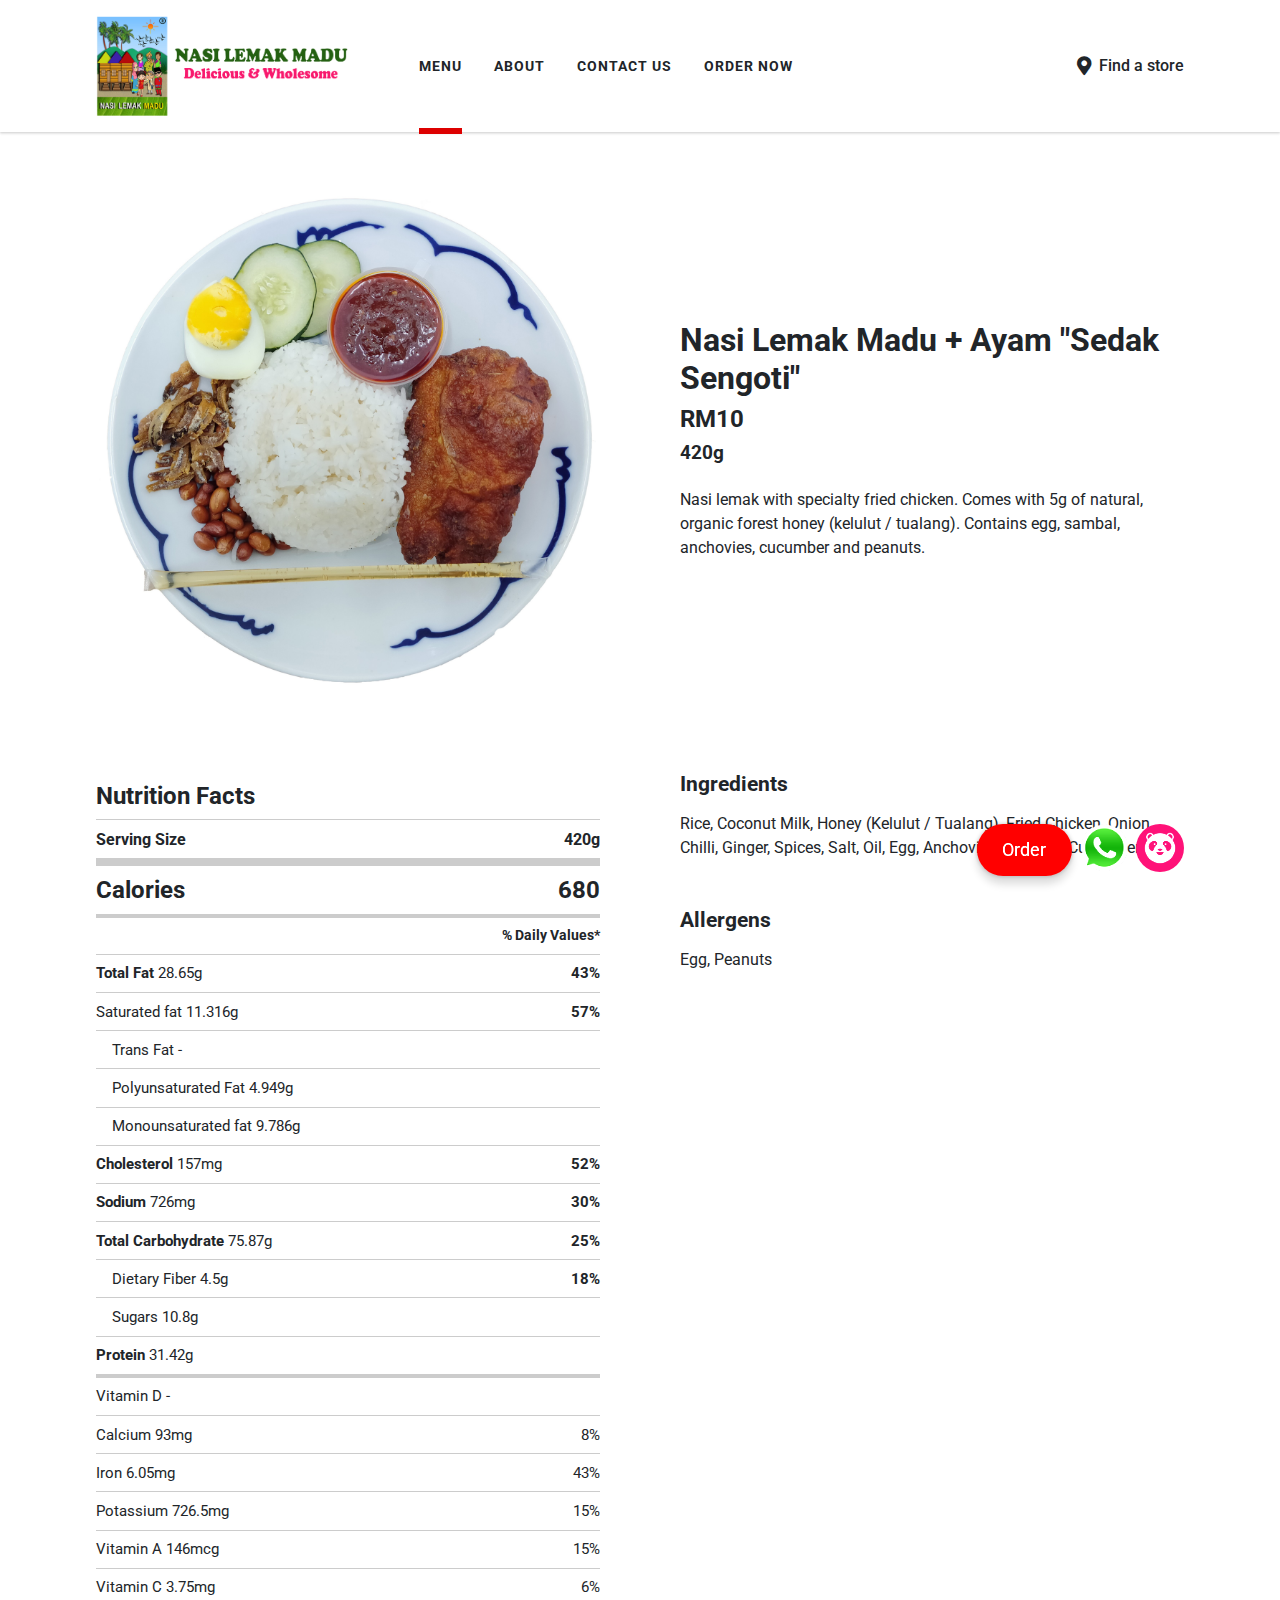
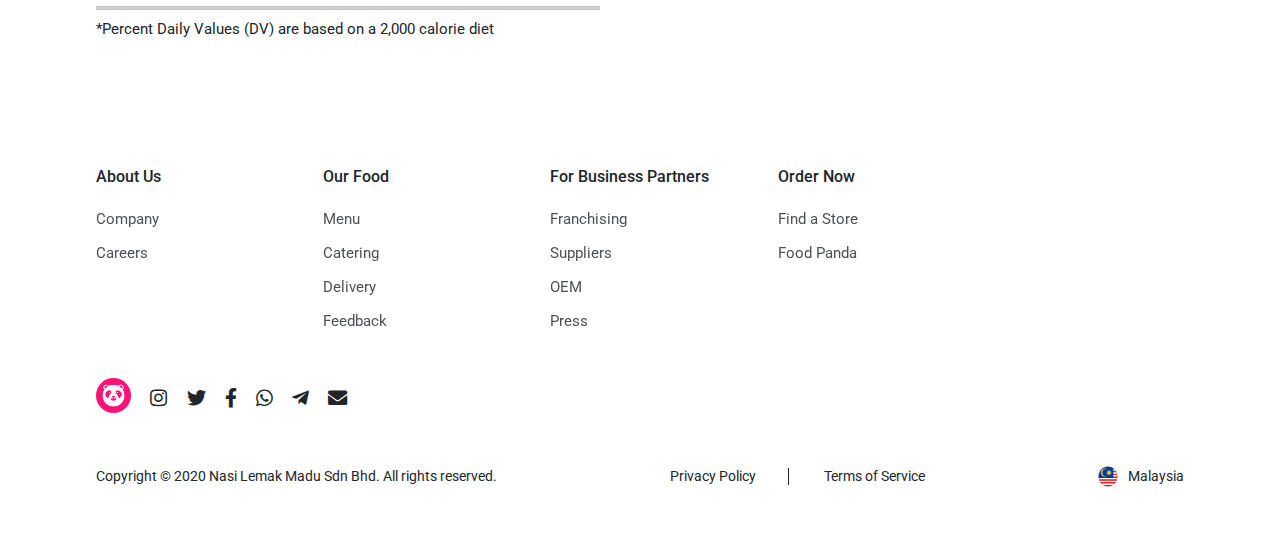
<file: menu/nasi-lemak-madu/index.html>
<!DOCTYPE html>
<html lang="en">
  <head>
    <meta charset="UTF-8" />
    <meta name="viewport" content="width=device-width, initial-scale=1.0" />
    <meta
      name="description"
      content="Nasi lemak with specialty fried chicken. Comes with 5g of natural, organic forest honey (kelulut / tualang). Contains egg, sambal, anchovies, cucumber
    and peanuts. Delivery available."
    />
    <link
      rel="shortcut icon"
      href="../../assets/images/logo-icon.png"
      type="image/x-icon"
    />
    <link
      rel="stylesheet"
      href="https://cdnjs.cloudflare.com/ajax/libs/font-awesome/5.13.1/css/all.min.css"
    />
    <link rel="stylesheet" href="../../assets/css/style.css" />
    <link rel="stylesheet" href="../../assets/css/menu.style.css" />
    <title>Nasi Lemak Madu + Ayam "Sedak Sengoti" | Nasi Lemak Madu</title>
  </head>
  <body>
    <header class="main-header">
      <div class="container">
        <div class="main-nav">
          <div class="main-nav-left">
            <a href="../../" class="header-logo">
              <img src="../../assets/images/logo.png" alt="" />
            </a>
            <ul class="main-menu">
              <li><a href="../" class="active-page">Menu</a></li>
              <li><a href="../../about/">About</a></li>
              <li><a href="../../contact/">Contact Us</a></li>
              <li>
                <a
                  href="https://wa.me/c/601111829137"
                  target="_blank"
                  rel="noopener noreferrer"
                  >Order Now</a
                >
              </li>
              <li>
                <a
                  href="https://goo.gl/maps/LNe19nNpwgPhzAuLA"
                  target="_blank"
                  class="store-locator"
                >
                  <i class="fas fa-map-marker-alt"></i>
                  <p>Find a store</p>
                </a>
              </li>
            </ul>
          </div>
          <div class="main-nav-right">
            <a
              href="https://goo.gl/maps/LNe19nNpwgPhzAuLA"
              target="_blank"
              class="store-locator"
            >
              <i class="fas fa-map-marker-alt"></i>
              <p>Find a store</p>
            </a>
            <i class="fas fa-bars menu-btn"></i>
          </div>
        </div>
      </div>
    </header>
    <main>
      <div class="container">
        <div class="order">
          <div class="order-buttons">
            <a
              href="https://wa.me/c/601111829137"
              target="_blank"
              class="btn order-btn"
              >Order</a
            >
            <a href="https://wa.me/c/601111829137" target="_blank"
              ><img src="../../assets/images/whatsapp.png" alt=""
            /></a>
            <a
              href="https://foodpanda.page.link/ptAzMaHVQ7ZYYSy5A"
              target="_blank"
              ><img src="../../assets/images/panda.png" alt=""
            /></a>
          </div>
        </div>
        <div class="food-grid">
          <div class="food-img">
            <img src="../../assets/images/nasi-lemak-madu-ayam.jpg" alt="" />
          </div>

          <div class="food-desc">
            <div class="img-zoom-result"></div>
            <div>
              <h1>Nasi Lemak Madu + Ayam "Sedak Sengoti"</h1>
              <h2>RM10</h2>
              <h3>420g</h3>
              <p>
                Nasi lemak with specialty fried chicken. Comes with 5g of
                natural, organic forest honey (kelulut / tualang). Contains egg,
                sambal, anchovies, cucumber and peanuts.
              </p>
            </div>
          </div>
          <div class="nutrition-info">
            <table>
              <tbody>
                <tr>
                  <td><span class="table-title-lg">Nutrition Facts</span></td>
                </tr>
                <tr>
                  <td>Serving Size</td>
                  <td>420g</td>
                </tr>
                <tr>
                  <td><span class="table-title-lg">Calories</span></td>
                  <td><span class="table-title-lg">680</span></td>
                </tr>
                <tr>
                  <td></td>
                  <td>% Daily Values*</td>
                </tr>
                <tr>
                  <td><span class="table-title">Total Fat</span> 28.65g</td>
                  <td><span class="table-title">43%</span></td>
                </tr>
                <tr class="subcategory">
                  <td>Saturated fat 11.316g</td>
                  <td><span class="table-title">57%</span></td>
                </tr>
                <tr>
                  <td class="subcategory">Trans Fat -</td>
                  <td></td>
                </tr>
                <tr>
                  <td class="subcategory">Polyunsaturated Fat 4.949g</td>
                  <td></td>
                </tr>
                <tr>
                  <td class="subcategory">Monounsaturated fat 9.786g</td>
                  <td></td>
                </tr>
                <tr>
                  <td><span class="table-title">Cholesterol</span> 157mg</td>
                  <td><span class="table-title">52%</span></td>
                </tr>
                <tr>
                  <td><span class="table-title">Sodium</span> 726mg</td>
                  <td><span class="table-title">30%</span></td>
                </tr>
                <tr>
                  <td>
                    <span class="table-title">Total Carbohydrate</span> 75.87g
                  </td>
                  <td><span class="table-title">25%</span></td>
                </tr>
                <tr>
                  <td class="subcategory">Dietary Fiber 4.5g</td>
                  <td><span class="table-title">18%</span></td>
                </tr>
                <tr>
                  <td class="subcategory">Sugars 10.8g</td>
                  <td></td>
                </tr>
                <tr>
                  <td><span class="table-title">Protein</span> 31.42g</td>
                  <td></td>
                </tr>
                <tr class="micro-start">
                  <td>Vitamin D -</td>
                  <td></td>
                </tr>
                <tr>
                  <td>Calcium 93mg</td>
                  <td>8%</td>
                </tr>
                <tr>
                  <td>Iron 6.05mg</td>
                  <td>43%</td>
                </tr>
                <tr>
                  <td>Potassium 726.5mg</td>
                  <td>15%</td>
                </tr>
                <tr>
                  <td>Vitamin A 146mcg</td>
                  <td>15%</td>
                </tr>
                <tr>
                  <td>Vitamin C 3.75mg</td>
                  <td>6%</td>
                </tr>
                <tr>
                  <td colspan="2">
                    *Percent Daily Values (DV) are based on a 2,000 calorie diet
                  </td>
                </tr>
              </tbody>
            </table>
          </div>
          <div class="ingredients">
            <h3>Ingredients</h3>
            <p>
              Rice, Coconut Milk, Honey (Kelulut / Tualang), Fried Chicken,
              Onion, Chilli, Ginger, Spices, Salt, Oil, Egg, Anchovies, Peanuts,
              Cucumber
            </p>
            <h3>Allergens</h3>
            <p>Egg, Peanuts</p>
          </div>
        </div>
      </div>
    </main>
    <footer class="main-footer">
      <div class="container">
        <div class="footer-grid">
          <div class="footer-grid-item">
            <h3>About Us</h3>
            <ul>
              <li><a href="../../about/">Company</a></li>
              <li>
                <a
                  href="https://candidates.myfuturejobs.gov.my/search-jobs?jobId=31c326fda641426a95647f10a68441f2"
                  target="_blank"
                  >Careers</a
                >
              </li>
            </ul>
          </div>
          <div class="footer-grid-item">
            <h3>Our Food</h3>
            <ul>
              <li><a href="../">Menu</a></li>

              <li><a href="../../contact/">Catering</a></li>
              <li>
                <a
                  href="https://foodpanda.page.link/ptAzMaHVQ7ZYYSy5A"
                  target="_blank"
                  >Delivery</a
                >
              </li>
              <li><a href="../../contact/">Feedback</a></li>
            </ul>
          </div>
          <div class="footer-grid-item">
            <h3>For Business Partners</h3>
            <ul>
              <li><a href="../../contact/">Franchising</a></li>
              <li><a href="../../contact/">Suppliers</a></li>
              <li><a href="../../contact/">OEM</a></li>
              <li><a href="../../contact/">Press</a></li>
            </ul>
          </div>
          <div class="footer-grid-item" id="order-now">
            <h3>Order Now</h3>
            <ul>
              <li>
                <a href="https://goo.gl/maps/LNe19nNpwgPhzAuLA" target="_blank"
                  >Find a Store</a
                >
              </li>
              <li>
                <a
                  href="https://foodpanda.page.link/ptAzMaHVQ7ZYYSy5A"
                  target="_blank"
                  >Food Panda</a
                >
              </li>
            </ul>
          </div>
        </div>
        <div class="community">
          <div class="social">
            <a
              href="https://foodpanda.page.link/ptAzMaHVQ7ZYYSy5A"
              target="_blank"
              ><img src="../../assets/images/panda.png" alt=""
            /></a>
            <a href="https://www.instagram.com/nasilemakmadu" target="_blank"
              ><i class="fab fa-instagram"></i
            ></a>
            <a href="https://twitter.com/NasiLemakMadu" target="_blank"
              ><i class="fab fa-twitter"></i
            ></a>
            <a href="https://www.facebook.com/nasilemakmadu20" target="_blank"
              ><i class="fab fa-facebook-f"></i
            ></a>
            <a href="https://wa.me/c/601111829137" target="_blank"
              ><i class="fab fa-whatsapp"></i
            ></a>
            <a href="https://t.me/NasiLemakMadu" target="_blank"
              ><i class="fab fa-telegram-plane"></i
            ></a>
            <a href="mailto:contact@nasilemakmadu.com" target="_blank"
              ><i class="fas fa-envelope"></i
            ></a>
          </div>
        </div>
        <div class="footer-bottom">
          <span class="copyright"
            >Copyright &copy; 2020 Nasi Lemak Madu Sdn Bhd. All rights
            reserved.</span
          >
          <div class="t-c">
            <a href="">Privacy Policy</a>
            <a href="">Terms of Service</a>
          </div>
          <div class="country">
            <img src="../../assets/images/flag-30.png" alt="" />
            <span>Malaysia</span>
          </div>
        </div>
      </div>
    </footer>
    <script src="../../assets/js/zoom.js"></script>
    <script src="../../assets/js/main.js"></script>
  </body>
</html>
</file>
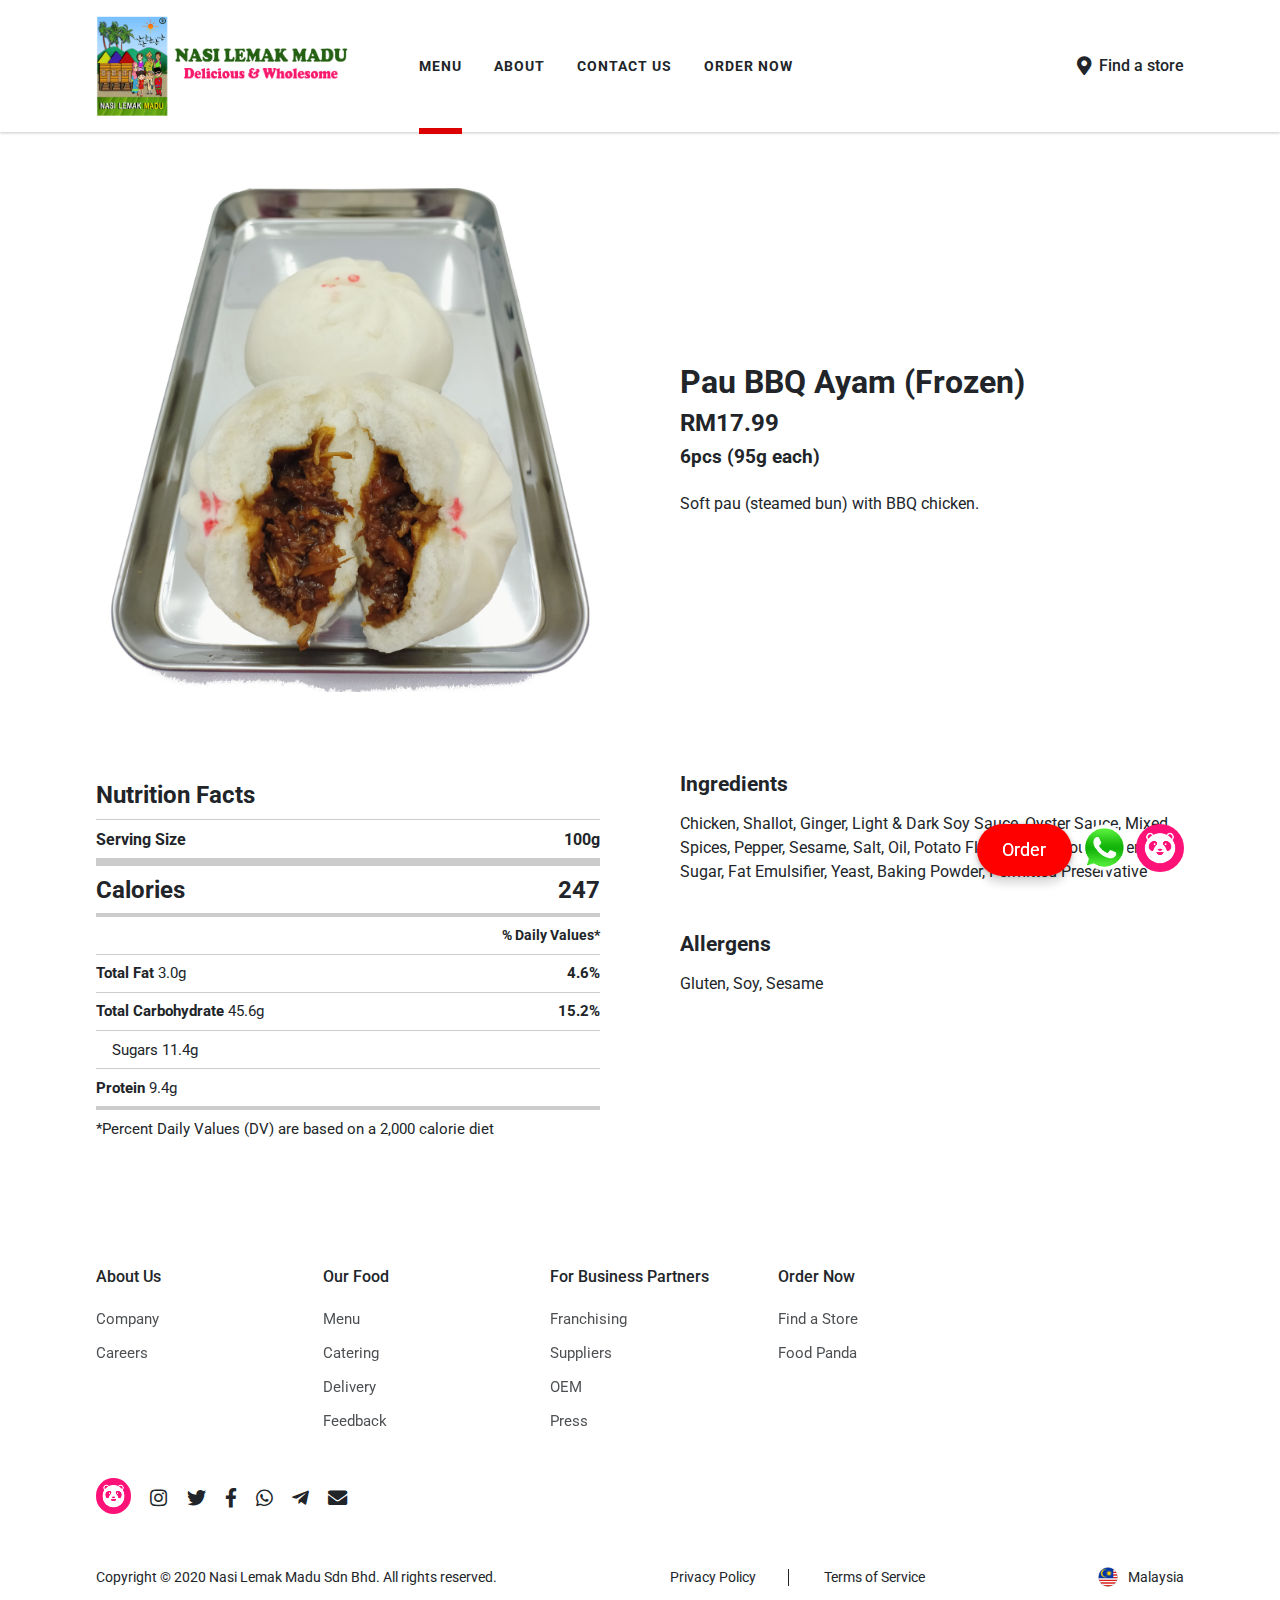
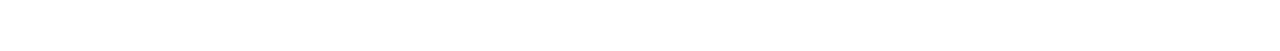
<file: menu/pau-bbq-ayam/index.html>
<!DOCTYPE html>
<html lang="en">
  <head>
    <meta charset="UTF-8" />
    <meta name="viewport" content="width=device-width, initial-scale=1.0" />
    <meta
      name="description"
      content="Soft pau (steamed bun) with BBQ chicken. Delivery available."
    />
    <link
      rel="shortcut icon"
      href="../../assets/images/logo-icon.png"
      type="image/x-icon"
    />
    <link
      rel="stylesheet"
      href="https://cdnjs.cloudflare.com/ajax/libs/font-awesome/5.13.1/css/all.min.css"
    />
    <link rel="stylesheet" href="../../assets/css/style.css" />
    <link rel="stylesheet" href="../../assets/css/menu.style.css" />
    <title>Pau BBQ Ayam | Nasi Lemak Madu</title>
  </head>
  <body>
    <header class="main-header">
      <div class="container">
        <div class="main-nav">
          <div class="main-nav-left">
            <a href="../../" class="header-logo">
              <img src="../../assets/images/logo.png" alt="" />
            </a>
            <ul class="main-menu">
              <li><a href="../" class="active-page">Menu</a></li>
              <li><a href="../../about/">About</a></li>
              <li><a href="../../contact/">Contact Us</a></li>
              <li>
                <a
                  href="https://wa.me/c/601111829137"
                  target="_blank"
                  rel="noopener noreferrer"
                  >Order Now</a
                >
              </li>
              <li>
                <a
                  href="https://goo.gl/maps/LNe19nNpwgPhzAuLA"
                  target="_blank"
                  class="store-locator"
                >
                  <i class="fas fa-map-marker-alt"></i>
                  <p>Find a store</p>
                </a>
              </li>
            </ul>
          </div>
          <div class="main-nav-right">
            <a
              href="https://goo.gl/maps/LNe19nNpwgPhzAuLA"
              target="_blank"
              class="store-locator"
            >
              <i class="fas fa-map-marker-alt"></i>
              <p>Find a store</p>
            </a>
            <i class="fas fa-bars menu-btn"></i>
          </div>
        </div>
      </div>
    </header>
    <main>
      <div class="container">
        <div class="order">
          <div class="order-buttons">
            <a
              href="https://wa.me/c/601111829137"
              target="_blank"
              class="btn order-btn"
              >Order</a
            >
            <a href="https://wa.me/c/601111829137" target="_blank"
              ><img src="../../assets/images/whatsapp.png" alt=""
            /></a>
            <a
              href="https://foodpanda.page.link/ptAzMaHVQ7ZYYSy5A"
              target="_blank"
              ><img src="../../assets/images/panda.png" alt=""
            /></a>
          </div>
        </div>
        <div class="food-grid">
          <div class="food-img">
            <img src="../../assets/images/pau-bbq-ayam.jpg" alt="" />
          </div>

          <div class="food-desc">
            <div class="img-zoom-result"></div>
            <div>
              <h1>Pau BBQ Ayam (Frozen)</h1>
              <h2>RM17.99</h2>
              <h3>6pcs (95g each)</h3>
              <p>Soft pau (steamed bun) with BBQ chicken.</p>
            </div>
          </div>
          <div class="nutrition-info">
            <table>
              <tbody>
                <tr>
                  <td><span class="table-title-lg">Nutrition Facts</span></td>
                </tr>
                <tr>
                  <td>Serving Size</td>
                  <td>100g</td>
                </tr>
                <tr>
                  <td><span class="table-title-lg">Calories</span></td>
                  <td><span class="table-title-lg">247</span></td>
                </tr>
                <tr>
                  <td></td>
                  <td>% Daily Values*</td>
                </tr>
                <tr>
                  <td><span class="table-title">Total Fat</span> 3.0g</td>
                  <td><span class="table-title">4.6%</span></td>
                </tr>
                <tr>
                  <td>
                    <span class="table-title">Total Carbohydrate</span> 45.6g
                  </td>
                  <td><span class="table-title">15.2%</span></td>
                </tr>
                <tr>
                  <td class="subcategory">Sugars 11.4g</td>
                  <td></td>
                </tr>
                <tr>
                  <td><span class="table-title">Protein</span> 9.4g</td>
                  <td></td>
                </tr>
                <tr>
                  <td colspan="2">
                    *Percent Daily Values (DV) are based on a 2,000 calorie diet
                  </td>
                </tr>
              </tbody>
            </table>
          </div>
          <div class="ingredients">
            <h3>Ingredients</h3>
            <p>
              Chicken, Shallot, Ginger, Light & Dark Soy Sauce, Oyster Sauce,
              Mixed Spices, Pepper, Sesame, Salt, Oil, Potato Flour, Wheat
              Flour, Water, Sugar, Fat Emulsifier, Yeast, Baking Powder,
              Permitted Preservative
            </p>
            <h3>Allergens</h3>
            <p>Gluten, Soy, Sesame</p>
          </div>
        </div>
      </div>
    </main>
    <footer class="main-footer">
      <div class="container">
        <div class="footer-grid">
          <div class="footer-grid-item">
            <h3>About Us</h3>
            <ul>
              <li><a href="../../about/">Company</a></li>
              <li>
                <a
                  href="https://candidates.myfuturejobs.gov.my/search-jobs?jobId=31c326fda641426a95647f10a68441f2"
                  target="_blank"
                  >Careers</a
                >
              </li>
            </ul>
          </div>
          <div class="footer-grid-item">
            <h3>Our Food</h3>
            <ul>
              <li><a href="../">Menu</a></li>

              <li><a href="../../contact/">Catering</a></li>
              <li>
                <a
                  href="https://foodpanda.page.link/ptAzMaHVQ7ZYYSy5A"
                  target="_blank"
                  >Delivery</a
                >
              </li>
              <li><a href="../../contact/">Feedback</a></li>
            </ul>
          </div>
          <div class="footer-grid-item">
            <h3>For Business Partners</h3>
            <ul>
              <li><a href="../../contact/">Franchising</a></li>
              <li><a href="../../contact/">Suppliers</a></li>
              <li><a href="../../contact/">OEM</a></li>
              <li><a href="../../contact/">Press</a></li>
            </ul>
          </div>
          <div class="footer-grid-item" id="order-now">
            <h3>Order Now</h3>
            <ul>
              <li>
                <a href="https://goo.gl/maps/LNe19nNpwgPhzAuLA" target="_blank"
                  >Find a Store</a
                >
              </li>
              <li>
                <a
                  href="https://foodpanda.page.link/ptAzMaHVQ7ZYYSy5A"
                  target="_blank"
                  >Food Panda</a
                >
              </li>
            </ul>
          </div>
        </div>
        <div class="community">
          <div class="social">
            <a
              href="https://foodpanda.page.link/ptAzMaHVQ7ZYYSy5A"
              target="_blank"
              ><img src="../../assets/images/panda.png" alt=""
            /></a>
            <a href="https://www.instagram.com/nasilemakmadu" target="_blank"
              ><i class="fab fa-instagram"></i
            ></a>
            <a href="https://twitter.com/NasiLemakMadu" target="_blank"
              ><i class="fab fa-twitter"></i
            ></a>
            <a href="https://www.facebook.com/nasilemakmadu20" target="_blank"
              ><i class="fab fa-facebook-f"></i
            ></a>
            <a href="https://wa.me/c/601111829137" target="_blank"
              ><i class="fab fa-whatsapp"></i
            ></a>
            <a href="https://t.me/NasiLemakMadu" target="_blank"
              ><i class="fab fa-telegram-plane"></i
            ></a>
            <a href="mailto:contact@nasilemakmadu.com" target="_blank"
              ><i class="fas fa-envelope"></i
            ></a>
          </div>
        </div>
        <div class="footer-bottom">
          <span class="copyright"
            >Copyright &copy; 2020 Nasi Lemak Madu Sdn Bhd. All rights
            reserved.</span
          >
          <div class="t-c">
            <a href="">Privacy Policy</a>
            <a href="">Terms of Service</a>
          </div>
          <div class="country">
            <img src="../../assets/images/flag-30.png" alt="" />
            <span>Malaysia</span>
          </div>
        </div>
      </div>
    </footer>
    <script src="../../assets/js/zoom.js"></script>
    <script src="../../assets/js/main.js"></script>
  </body>
</html>
</file>
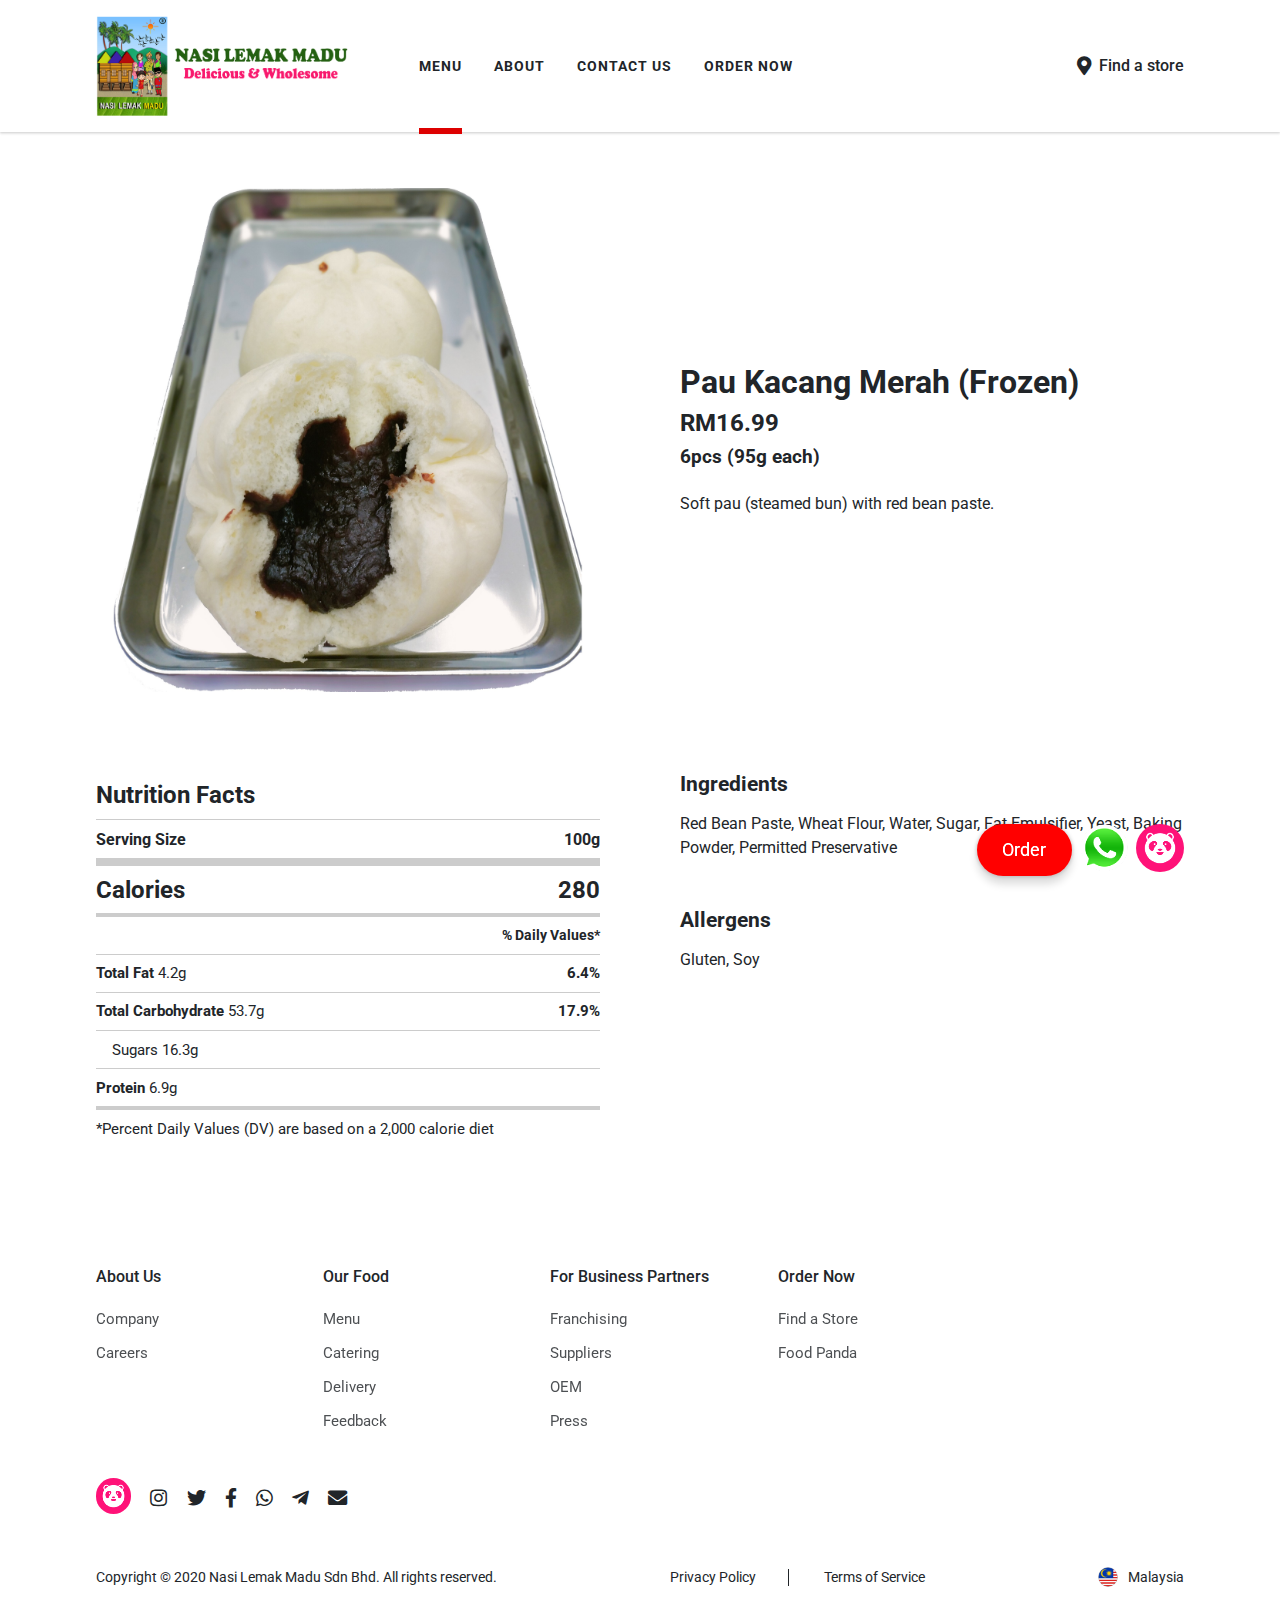
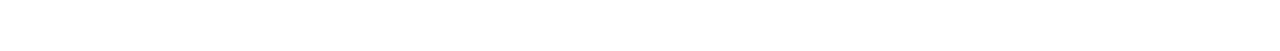
<file: menu/pau-kacang-merah/index.html>
<!DOCTYPE html>
<html lang="en">
  <head>
    <meta charset="UTF-8" />
    <meta name="viewport" content="width=device-width, initial-scale=1.0" />
    <meta
      name="description"
      content="Soft pau (steamed bun) with red bean paste. Delivery available."
    />
    <link
      rel="shortcut icon"
      href="../../assets/images/logo-icon.png"
      type="image/x-icon"
    />
    <link
      rel="stylesheet"
      href="https://cdnjs.cloudflare.com/ajax/libs/font-awesome/5.13.1/css/all.min.css"
    />
    <link rel="stylesheet" href="../../assets/css/style.css" />
    <link rel="stylesheet" href="../../assets/css/menu.style.css" />
    <title>Pau Kacang Merah | Nasi Lemak Madu</title>
  </head>
  <body>
    <header class="main-header">
      <div class="container">
        <div class="main-nav">
          <div class="main-nav-left">
            <a href="../../" class="header-logo">
              <img src="../../assets/images/logo.png" alt="" />
            </a>
            <ul class="main-menu">
              <li><a href="../" class="active-page">Menu</a></li>
              <li><a href="../../about/">About</a></li>
              <li><a href="../../contact/">Contact Us</a></li>
              <li>
                <a
                  href="https://wa.me/c/601111829137"
                  target="_blank"
                  rel="noopener noreferrer"
                  >Order Now</a
                >
              </li>
              <li>
                <a
                  href="https://goo.gl/maps/LNe19nNpwgPhzAuLA"
                  target="_blank"
                  class="store-locator"
                >
                  <i class="fas fa-map-marker-alt"></i>
                  <p>Find a store</p>
                </a>
              </li>
            </ul>
          </div>
          <div class="main-nav-right">
            <a
              href="https://goo.gl/maps/LNe19nNpwgPhzAuLA"
              target="_blank"
              class="store-locator"
            >
              <i class="fas fa-map-marker-alt"></i>
              <p>Find a store</p>
            </a>
            <i class="fas fa-bars menu-btn"></i>
          </div>
        </div>
      </div>
    </header>
    <main>
      <div class="container">
        <div class="order">
          <div class="order-buttons">
            <a
              href="https://wa.me/c/601111829137"
              target="_blank"
              class="btn order-btn"
              >Order</a
            >
            <a href="https://wa.me/c/601111829137" target="_blank"
              ><img src="../../assets/images/whatsapp.png" alt=""
            /></a>
            <a
              href="https://foodpanda.page.link/ptAzMaHVQ7ZYYSy5A"
              target="_blank"
              ><img src="../../assets/images/panda.png" alt=""
            /></a>
          </div>
        </div>
        <div class="food-grid">
          <div class="food-img">
            <img src="../../assets/images/pau-kacang-merah.jpg" alt="" />
          </div>

          <div class="food-desc">
            <div class="img-zoom-result"></div>
            <div>
              <h1>Pau Kacang Merah (Frozen)</h1>
              <h2>RM16.99</h2>
              <h3>6pcs (95g each)</h3>
              <p>Soft pau (steamed bun) with red bean paste.</p>
            </div>
          </div>
          <div class="nutrition-info">
            <table>
              <tbody>
                <tr>
                  <td><span class="table-title-lg">Nutrition Facts</span></td>
                </tr>
                <tr>
                  <td>Serving Size</td>
                  <td>100g</td>
                </tr>
                <tr>
                  <td><span class="table-title-lg">Calories</span></td>
                  <td><span class="table-title-lg">280</span></td>
                </tr>
                <tr>
                  <td></td>
                  <td>% Daily Values*</td>
                </tr>
                <tr>
                  <td><span class="table-title">Total Fat</span> 4.2g</td>
                  <td><span class="table-title">6.4%</span></td>
                </tr>
                <tr>
                  <td>
                    <span class="table-title">Total Carbohydrate</span> 53.7g
                  </td>
                  <td><span class="table-title">17.9%</span></td>
                </tr>
                <tr>
                  <td class="subcategory">Sugars 16.3g</td>
                  <td></td>
                </tr>
                <tr>
                  <td><span class="table-title">Protein</span> 6.9g</td>
                  <td></td>
                </tr>
                <tr>
                  <td colspan="2">
                    *Percent Daily Values (DV) are based on a 2,000 calorie diet
                  </td>
                </tr>
              </tbody>
            </table>
          </div>
          <div class="ingredients">
            <h3>Ingredients</h3>
            <p>
              Red Bean Paste, Wheat Flour, Water, Sugar, Fat Emulsifier, Yeast,
              Baking Powder, Permitted Preservative
            </p>
            <h3>Allergens</h3>
            <p>Gluten, Soy</p>
          </div>
        </div>
      </div>
    </main>
    <footer class="main-footer">
      <div class="container">
        <div class="footer-grid">
          <div class="footer-grid-item">
            <h3>About Us</h3>
            <ul>
              <li><a href="../../about/">Company</a></li>
              <li>
                <a
                  href="https://candidates.myfuturejobs.gov.my/search-jobs?jobId=31c326fda641426a95647f10a68441f2"
                  target="_blank"
                  >Careers</a
                >
              </li>
            </ul>
          </div>
          <div class="footer-grid-item">
            <h3>Our Food</h3>
            <ul>
              <li><a href="../">Menu</a></li>

              <li><a href="../../contact/">Catering</a></li>
              <li>
                <a
                  href="https://foodpanda.page.link/ptAzMaHVQ7ZYYSy5A"
                  target="_blank"
                  >Delivery</a
                >
              </li>
              <li><a href="../../contact/">Feedback</a></li>
            </ul>
          </div>
          <div class="footer-grid-item">
            <h3>For Business Partners</h3>
            <ul>
              <li><a href="../../contact/">Franchising</a></li>
              <li><a href="../../contact/">Suppliers</a></li>
              <li><a href="../../contact/">OEM</a></li>
              <li><a href="../../contact/">Press</a></li>
            </ul>
          </div>
          <div class="footer-grid-item" id="order-now">
            <h3>Order Now</h3>
            <ul>
              <li>
                <a href="https://goo.gl/maps/LNe19nNpwgPhzAuLA" target="_blank"
                  >Find a Store</a
                >
              </li>
              <li>
                <a
                  href="https://foodpanda.page.link/ptAzMaHVQ7ZYYSy5A"
                  target="_blank"
                  >Food Panda</a
                >
              </li>
            </ul>
          </div>
        </div>
        <div class="community">
          <div class="social">
            <a
              href="https://foodpanda.page.link/ptAzMaHVQ7ZYYSy5A"
              target="_blank"
              ><img src="../../assets/images/panda.png" alt=""
            /></a>
            <a href="https://www.instagram.com/nasilemakmadu" target="_blank"
              ><i class="fab fa-instagram"></i
            ></a>
            <a href="https://twitter.com/NasiLemakMadu" target="_blank"
              ><i class="fab fa-twitter"></i
            ></a>
            <a href="https://www.facebook.com/nasilemakmadu20" target="_blank"
              ><i class="fab fa-facebook-f"></i
            ></a>
            <a href="https://wa.me/c/601111829137" target="_blank"
              ><i class="fab fa-whatsapp"></i
            ></a>
            <a href="https://t.me/NasiLemakMadu" target="_blank"
              ><i class="fab fa-telegram-plane"></i
            ></a>
            <a href="mailto:contact@nasilemakmadu.com" target="_blank"
              ><i class="fas fa-envelope"></i
            ></a>
          </div>
        </div>
        <div class="footer-bottom">
          <span class="copyright"
            >Copyright &copy; 2020 Nasi Lemak Madu Sdn Bhd. All rights
            reserved.</span
          >
          <div class="t-c">
            <a href="">Privacy Policy</a>
            <a href="">Terms of Service</a>
          </div>
          <div class="country">
            <img src="../../assets/images/flag-30.png" alt="" />
            <span>Malaysia</span>
          </div>
        </div>
      </div>
    </footer>
    <script src="../../assets/js/zoom.js"></script>
    <script src="../../assets/js/main.js"></script>
  </body>
</html>
</file>
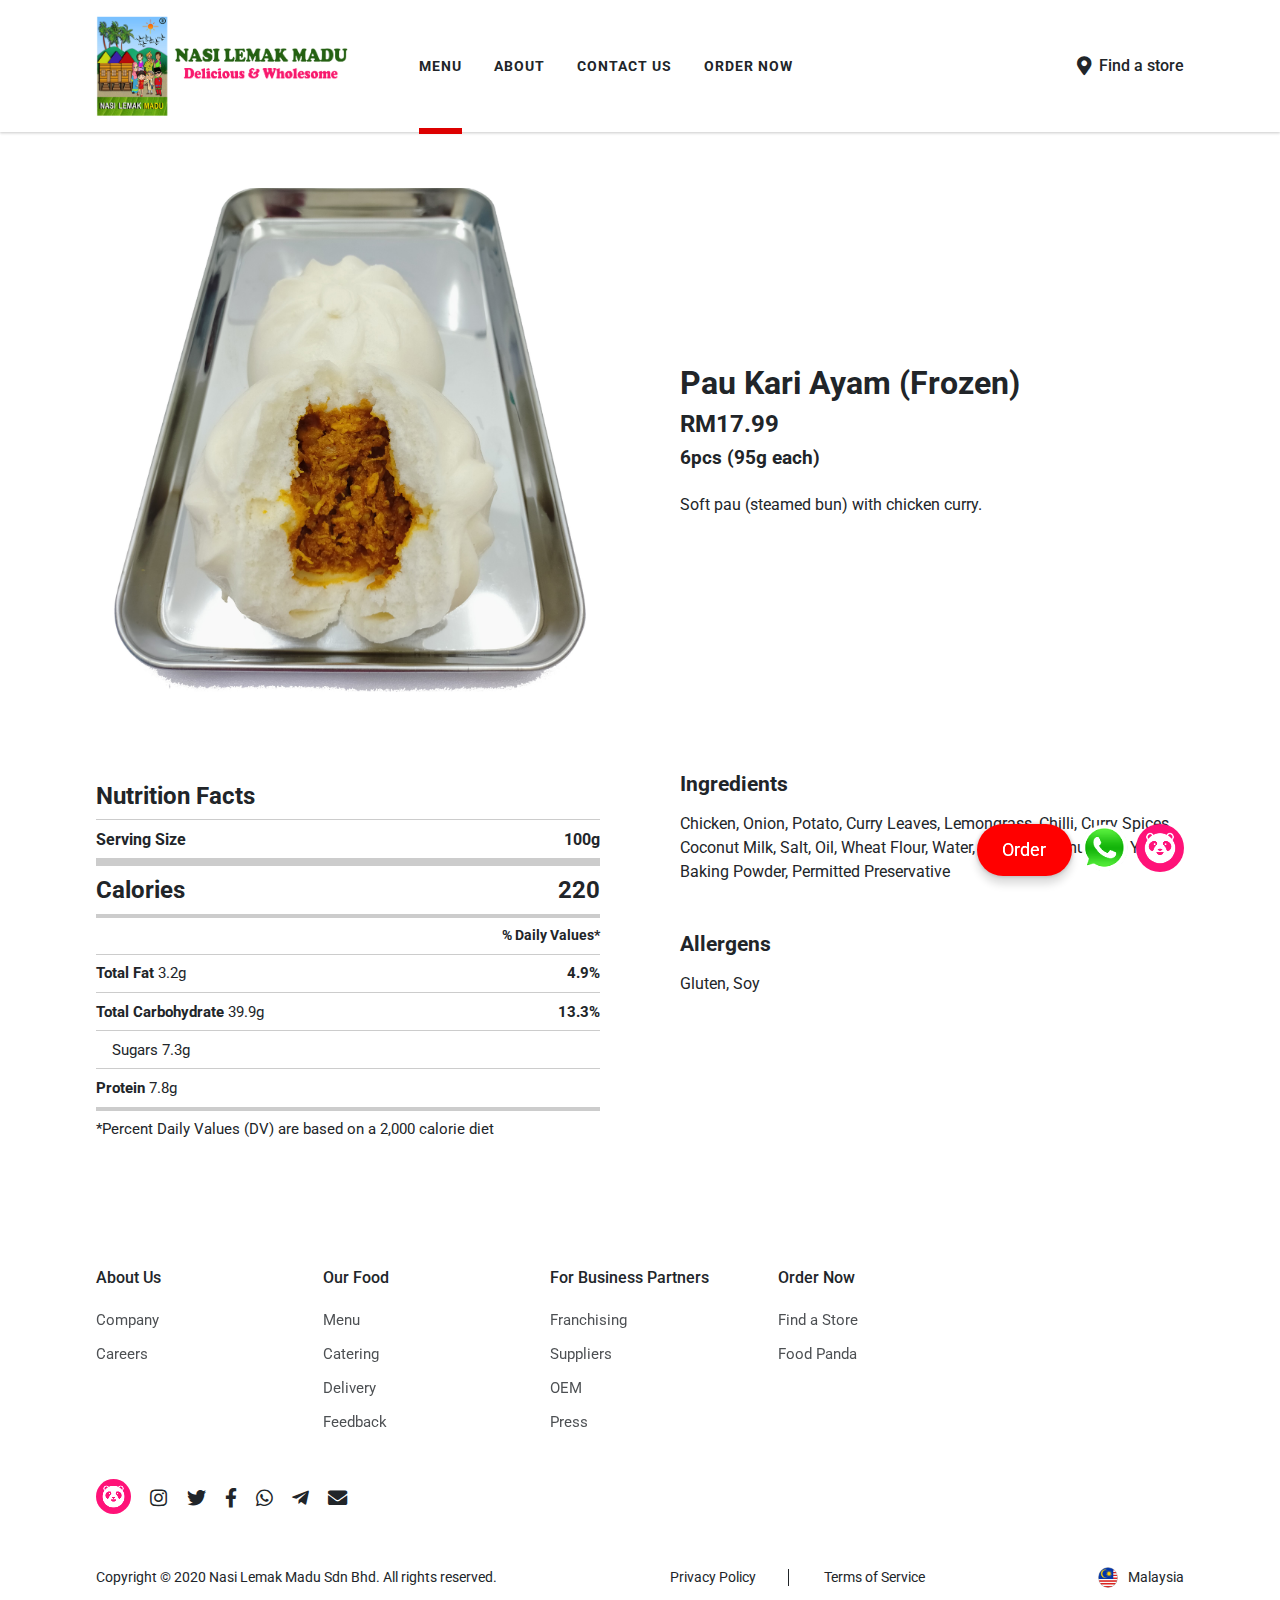
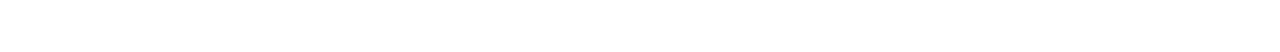
<file: menu/pau-kari-ayam/index.html>
<!DOCTYPE html>
<html lang="en">
  <head>
    <meta charset="UTF-8" />
    <meta name="viewport" content="width=device-width, initial-scale=1.0" />
    <meta
      name="description"
      content="Soft pau (steamed bun) with chicken curry. Delivery available."
    />
    <link
      rel="shortcut icon"
      href="../../assets/images/logo-icon.png"
      type="image/x-icon"
    />
    <link
      rel="stylesheet"
      href="https://cdnjs.cloudflare.com/ajax/libs/font-awesome/5.13.1/css/all.min.css"
    />
    <link rel="stylesheet" href="../../assets/css/style.css" />
    <link rel="stylesheet" href="../../assets/css/menu.style.css" />
    <title>Pau Kari Ayam | Nasi Lemak Madu</title>
  </head>
  <body>
    <header class="main-header">
      <div class="container">
        <div class="main-nav">
          <div class="main-nav-left">
            <a href="../../" class="header-logo">
              <img src="../../assets/images/logo.png" alt="" />
            </a>
            <ul class="main-menu">
              <li><a href="../" class="active-page">Menu</a></li>
              <li><a href="../../about/">About</a></li>
              <li><a href="../../contact/">Contact Us</a></li>
              <li>
                <a
                  href="https://wa.me/c/601111829137"
                  target="_blank"
                  rel="noopener noreferrer"
                  >Order Now</a
                >
              </li>
              <li>
                <a
                  href="https://goo.gl/maps/LNe19nNpwgPhzAuLA"
                  target="_blank"
                  class="store-locator"
                >
                  <i class="fas fa-map-marker-alt"></i>
                  <p>Find a store</p>
                </a>
              </li>
            </ul>
          </div>
          <div class="main-nav-right">
            <a
              href="https://goo.gl/maps/LNe19nNpwgPhzAuLA"
              target="_blank"
              class="store-locator"
            >
              <i class="fas fa-map-marker-alt"></i>
              <p>Find a store</p>
            </a>
            <i class="fas fa-bars menu-btn"></i>
          </div>
        </div>
      </div>
    </header>
    <main>
      <div class="container">
        <div class="order">
          <div class="order-buttons">
            <a
              href="https://wa.me/c/601111829137"
              target="_blank"
              class="btn order-btn"
              >Order</a
            >
            <a href="https://wa.me/c/601111829137" target="_blank"
              ><img src="../../assets/images/whatsapp.png" alt=""
            /></a>
            <a
              href="https://foodpanda.page.link/ptAzMaHVQ7ZYYSy5A"
              target="_blank"
              ><img src="../../assets/images/panda.png" alt=""
            /></a>
          </div>
        </div>
        <div class="food-grid">
          <div class="food-img">
            <img src="../../assets/images/pau-kari-ayam.jpg" alt="" />
          </div>

          <div class="food-desc">
            <div class="img-zoom-result"></div>
            <div>
              <h1>Pau Kari Ayam (Frozen)</h1>
              <h2>RM17.99</h2>
              <h3>6pcs (95g each)</h3>
              <p>Soft pau (steamed bun) with chicken curry.</p>
            </div>
          </div>
          <div class="nutrition-info">
            <table>
              <tbody>
                <tr>
                  <td><span class="table-title-lg">Nutrition Facts</span></td>
                </tr>
                <tr>
                  <td>Serving Size</td>
                  <td>100g</td>
                </tr>
                <tr>
                  <td><span class="table-title-lg">Calories</span></td>
                  <td><span class="table-title-lg">220</span></td>
                </tr>
                <tr>
                  <td></td>
                  <td>% Daily Values*</td>
                </tr>
                <tr>
                  <td><span class="table-title">Total Fat</span> 3.2g</td>
                  <td><span class="table-title">4.9%</span></td>
                </tr>
                <tr>
                  <td>
                    <span class="table-title">Total Carbohydrate</span> 39.9g
                  </td>
                  <td><span class="table-title">13.3%</span></td>
                </tr>
                <tr>
                  <td class="subcategory">Sugars 7.3g</td>
                  <td></td>
                </tr>
                <tr>
                  <td><span class="table-title">Protein</span> 7.8g</td>
                  <td></td>
                </tr>
                <tr>
                  <td colspan="2">
                    *Percent Daily Values (DV) are based on a 2,000 calorie diet
                  </td>
                </tr>
              </tbody>
            </table>
          </div>
          <div class="ingredients">
            <h3>Ingredients</h3>
            <p>
              Chicken, Onion, Potato, Curry Leaves, Lemongrass, Chilli, Curry
              Spices, Coconut Milk, Salt, Oil, Wheat Flour, Water, Sugar, Fat
              Emulsifier, Yeast, Baking Powder, Permitted Preservative
            </p>
            <h3>Allergens</h3>
            <p>Gluten, Soy</p>
          </div>
        </div>
      </div>
    </main>
    <footer class="main-footer">
      <div class="container">
        <div class="footer-grid">
          <div class="footer-grid-item">
            <h3>About Us</h3>
            <ul>
              <li><a href="../../about/">Company</a></li>
              <li>
                <a
                  href="https://candidates.myfuturejobs.gov.my/search-jobs?jobId=31c326fda641426a95647f10a68441f2"
                  target="_blank"
                  >Careers</a
                >
              </li>
            </ul>
          </div>
          <div class="footer-grid-item">
            <h3>Our Food</h3>
            <ul>
              <li><a href="../">Menu</a></li>

              <li><a href="../../contact/">Catering</a></li>
              <li>
                <a
                  href="https://foodpanda.page.link/ptAzMaHVQ7ZYYSy5A"
                  target="_blank"
                  >Delivery</a
                >
              </li>
              <li><a href="../../contact/">Feedback</a></li>
            </ul>
          </div>
          <div class="footer-grid-item">
            <h3>For Business Partners</h3>
            <ul>
              <li><a href="../../contact/">Franchising</a></li>
              <li><a href="../../contact/">Suppliers</a></li>
              <li><a href="../../contact/">OEM</a></li>
              <li><a href="../../contact/">Press</a></li>
            </ul>
          </div>
          <div class="footer-grid-item" id="order-now">
            <h3>Order Now</h3>
            <ul>
              <li>
                <a href="https://goo.gl/maps/LNe19nNpwgPhzAuLA" target="_blank"
                  >Find a Store</a
                >
              </li>
              <li>
                <a
                  href="https://foodpanda.page.link/ptAzMaHVQ7ZYYSy5A"
                  target="_blank"
                  >Food Panda</a
                >
              </li>
            </ul>
          </div>
        </div>
        <div class="community">
          <div class="social">
            <a
              href="https://foodpanda.page.link/ptAzMaHVQ7ZYYSy5A"
              target="_blank"
              ><img src="../../assets/images/panda.png" alt=""
            /></a>
            <a href="https://www.instagram.com/nasilemakmadu" target="_blank"
              ><i class="fab fa-instagram"></i
            ></a>
            <a href="https://twitter.com/NasiLemakMadu" target="_blank"
              ><i class="fab fa-twitter"></i
            ></a>
            <a href="https://www.facebook.com/nasilemakmadu20" target="_blank"
              ><i class="fab fa-facebook-f"></i
            ></a>
            <a href="https://wa.me/c/601111829137" target="_blank"
              ><i class="fab fa-whatsapp"></i
            ></a>
            <a href="https://t.me/NasiLemakMadu" target="_blank"
              ><i class="fab fa-telegram-plane"></i
            ></a>
            <a href="mailto:contact@nasilemakmadu.com" target="_blank"
              ><i class="fas fa-envelope"></i
            ></a>
          </div>
        </div>
        <div class="footer-bottom">
          <span class="copyright"
            >Copyright &copy; 2020 Nasi Lemak Madu Sdn Bhd. All rights
            reserved.</span
          >
          <div class="t-c">
            <a href="">Privacy Policy</a>
            <a href="">Terms of Service</a>
          </div>
          <div class="country">
            <img src="../../assets/images/flag-30.png" alt="" />
            <span>Malaysia</span>
          </div>
        </div>
      </div>
    </footer>
    <script src="../../assets/js/zoom.js"></script>
    <script src="../../assets/js/main.js"></script>
  </body>
</html>
</file>
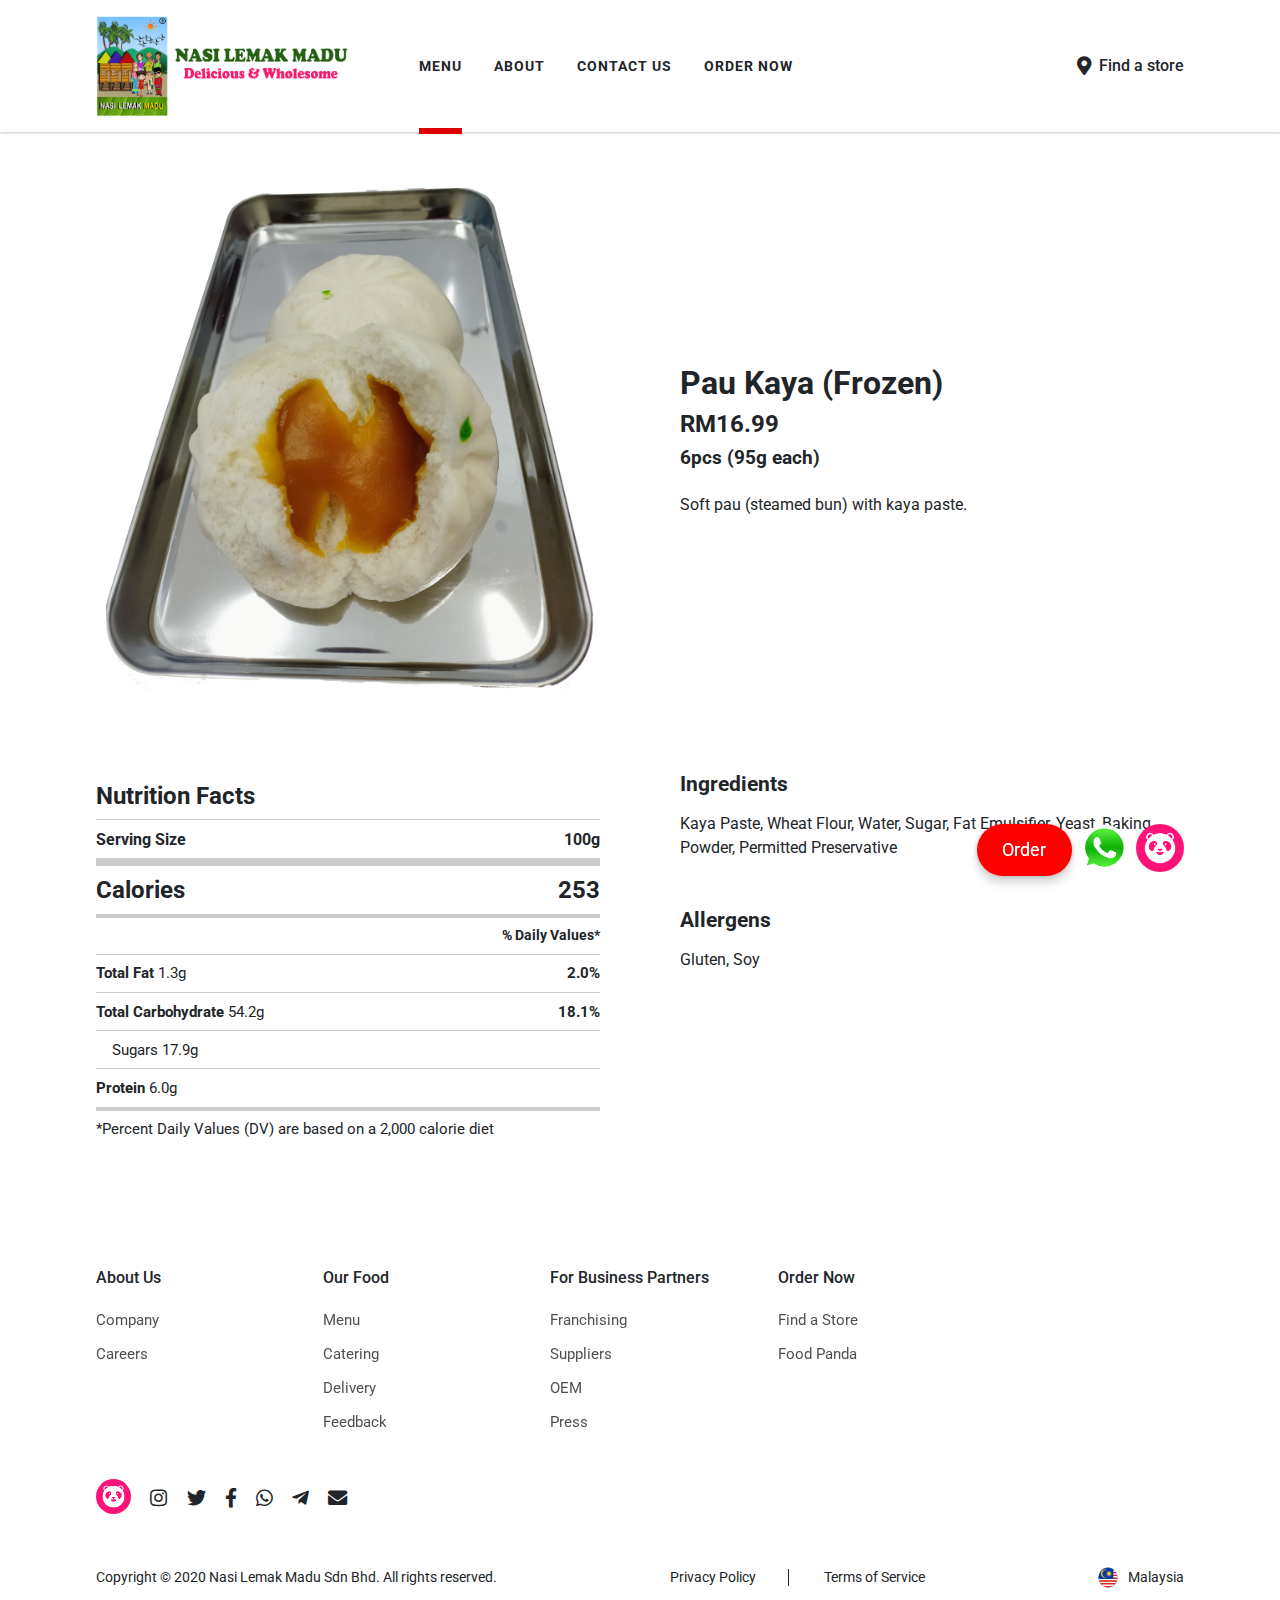
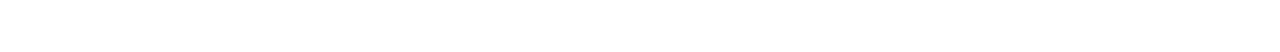
<file: menu/pau-kaya/index.html>
<!DOCTYPE html>
<html lang="en">
  <head>
    <meta charset="UTF-8" />
    <meta name="viewport" content="width=device-width, initial-scale=1.0" />
    <meta
      name="description"
      content="Soft pau (steamed bun) with kaya paste. Delivery available."
    />
    <link
      rel="shortcut icon"
      href="../../assets/images/logo-icon.png"
      type="image/x-icon"
    />
    <link
      rel="stylesheet"
      href="https://cdnjs.cloudflare.com/ajax/libs/font-awesome/5.13.1/css/all.min.css"
    />
    <link rel="stylesheet" href="../../assets/css/style.css" />
    <link rel="stylesheet" href="../../assets/css/menu.style.css" />
    <title>Pau Kaya | Nasi Lemak Madu</title>
  </head>
  <body>
    <header class="main-header">
      <div class="container">
        <div class="main-nav">
          <div class="main-nav-left">
            <a href="../../" class="header-logo">
              <img src="../../assets/images/logo.png" alt="" />
            </a>
            <ul class="main-menu">
              <li><a href="../" class="active-page">Menu</a></li>
              <li><a href="../../about/">About</a></li>
              <li><a href="../../contact/">Contact Us</a></li>
              <li>
                <a
                  href="https://wa.me/c/601111829137"
                  target="_blank"
                  rel="noopener noreferrer"
                  >Order Now</a
                >
              </li>
              <li>
                <a
                  href="https://goo.gl/maps/LNe19nNpwgPhzAuLA"
                  target="_blank"
                  class="store-locator"
                >
                  <i class="fas fa-map-marker-alt"></i>
                  <p>Find a store</p>
                </a>
              </li>
            </ul>
          </div>
          <div class="main-nav-right">
            <a
              href="https://goo.gl/maps/LNe19nNpwgPhzAuLA"
              target="_blank"
              class="store-locator"
            >
              <i class="fas fa-map-marker-alt"></i>
              <p>Find a store</p>
            </a>
            <i class="fas fa-bars menu-btn"></i>
          </div>
        </div>
      </div>
    </header>
    <main>
      <div class="container">
        <div class="order">
          <div class="order-buttons">
            <a
              href="https://wa.me/c/601111829137"
              target="_blank"
              class="btn order-btn"
              >Order</a
            >
            <a href="https://wa.me/c/601111829137" target="_blank"
              ><img src="../../assets/images/whatsapp.png" alt=""
            /></a>
            <a
              href="https://foodpanda.page.link/ptAzMaHVQ7ZYYSy5A"
              target="_blank"
              ><img src="../../assets/images/panda.png" alt=""
            /></a>
          </div>
        </div>
        <div class="food-grid">
          <div class="food-img">
            <img src="../../assets/images/pau-kaya.jpg" alt="" />
          </div>

          <div class="food-desc">
            <div class="img-zoom-result"></div>
            <div>
              <h1>Pau Kaya (Frozen)</h1>
              <h2>RM16.99</h2>
              <h3>6pcs (95g each)</h3>
              <p>Soft pau (steamed bun) with kaya paste.</p>
            </div>
          </div>
          <div class="nutrition-info">
            <table>
              <tbody>
                <tr>
                  <td><span class="table-title-lg">Nutrition Facts</span></td>
                </tr>
                <tr>
                  <td>Serving Size</td>
                  <td>100g</td>
                </tr>
                <tr>
                  <td><span class="table-title-lg">Calories</span></td>
                  <td><span class="table-title-lg">253</span></td>
                </tr>
                <tr>
                  <td></td>
                  <td>% Daily Values*</td>
                </tr>
                <tr>
                  <td><span class="table-title">Total Fat</span> 1.3g</td>
                  <td><span class="table-title">2.0%</span></td>
                </tr>
                <tr>
                  <td>
                    <span class="table-title">Total Carbohydrate</span> 54.2g
                  </td>
                  <td><span class="table-title">18.1%</span></td>
                </tr>
                <tr>
                  <td class="subcategory">Sugars 17.9g</td>
                  <td></td>
                </tr>
                <tr>
                  <td><span class="table-title">Protein</span> 6.0g</td>
                  <td></td>
                </tr>
                <tr>
                  <td colspan="2">
                    *Percent Daily Values (DV) are based on a 2,000 calorie diet
                  </td>
                </tr>
              </tbody>
            </table>
          </div>
          <div class="ingredients">
            <h3>Ingredients</h3>
            <p>
              Kaya Paste, Wheat Flour, Water, Sugar, Fat Emulsifier, Yeast,
              Baking Powder, Permitted Preservative
            </p>
            <h3>Allergens</h3>
            <p>Gluten, Soy</p>
          </div>
        </div>
      </div>
    </main>
    <footer class="main-footer">
      <div class="container">
        <div class="footer-grid">
          <div class="footer-grid-item">
            <h3>About Us</h3>
            <ul>
              <li><a href="../../about/">Company</a></li>
              <li>
                <a
                  href="https://candidates.myfuturejobs.gov.my/search-jobs?jobId=31c326fda641426a95647f10a68441f2"
                  target="_blank"
                  >Careers</a
                >
              </li>
            </ul>
          </div>
          <div class="footer-grid-item">
            <h3>Our Food</h3>
            <ul>
              <li><a href="../">Menu</a></li>

              <li><a href="../../contact/">Catering</a></li>
              <li>
                <a
                  href="https://foodpanda.page.link/ptAzMaHVQ7ZYYSy5A"
                  target="_blank"
                  >Delivery</a
                >
              </li>
              <li><a href="../../contact/">Feedback</a></li>
            </ul>
          </div>
          <div class="footer-grid-item">
            <h3>For Business Partners</h3>
            <ul>
              <li><a href="../../contact/">Franchising</a></li>
              <li><a href="../../contact/">Suppliers</a></li>
              <li><a href="../../contact/">OEM</a></li>
              <li><a href="../../contact/">Press</a></li>
            </ul>
          </div>
          <div class="footer-grid-item" id="order-now">
            <h3>Order Now</h3>
            <ul>
              <li>
                <a href="https://goo.gl/maps/LNe19nNpwgPhzAuLA" target="_blank"
                  >Find a Store</a
                >
              </li>
              <li>
                <a
                  href="https://foodpanda.page.link/ptAzMaHVQ7ZYYSy5A"
                  target="_blank"
                  >Food Panda</a
                >
              </li>
            </ul>
          </div>
        </div>
        <div class="community">
          <div class="social">
            <a
              href="https://foodpanda.page.link/ptAzMaHVQ7ZYYSy5A"
              target="_blank"
              ><img src="../../assets/images/panda.png" alt=""
            /></a>
            <a href="https://www.instagram.com/nasilemakmadu" target="_blank"
              ><i class="fab fa-instagram"></i
            ></a>
            <a href="https://twitter.com/NasiLemakMadu" target="_blank"
              ><i class="fab fa-twitter"></i
            ></a>
            <a href="https://www.facebook.com/nasilemakmadu20" target="_blank"
              ><i class="fab fa-facebook-f"></i
            ></a>
            <a href="https://wa.me/c/601111829137" target="_blank"
              ><i class="fab fa-whatsapp"></i
            ></a>
            <a href="https://t.me/NasiLemakMadu" target="_blank"
              ><i class="fab fa-telegram-plane"></i
            ></a>
            <a href="mailto:contact@nasilemakmadu.com" target="_blank"
              ><i class="fas fa-envelope"></i
            ></a>
          </div>
        </div>
        <div class="footer-bottom">
          <span class="copyright"
            >Copyright &copy; 2020 Nasi Lemak Madu Sdn Bhd. All rights
            reserved.</span
          >
          <div class="t-c">
            <a href="">Privacy Policy</a>
            <a href="">Terms of Service</a>
          </div>
          <div class="country">
            <img src="../../assets/images/flag-30.png" alt="" />
            <span>Malaysia</span>
          </div>
        </div>
      </div>
    </footer>
    <script src="../../assets/js/zoom.js"></script>
    <script src="../../assets/js/main.js"></script>
  </body>
</html>
</file>
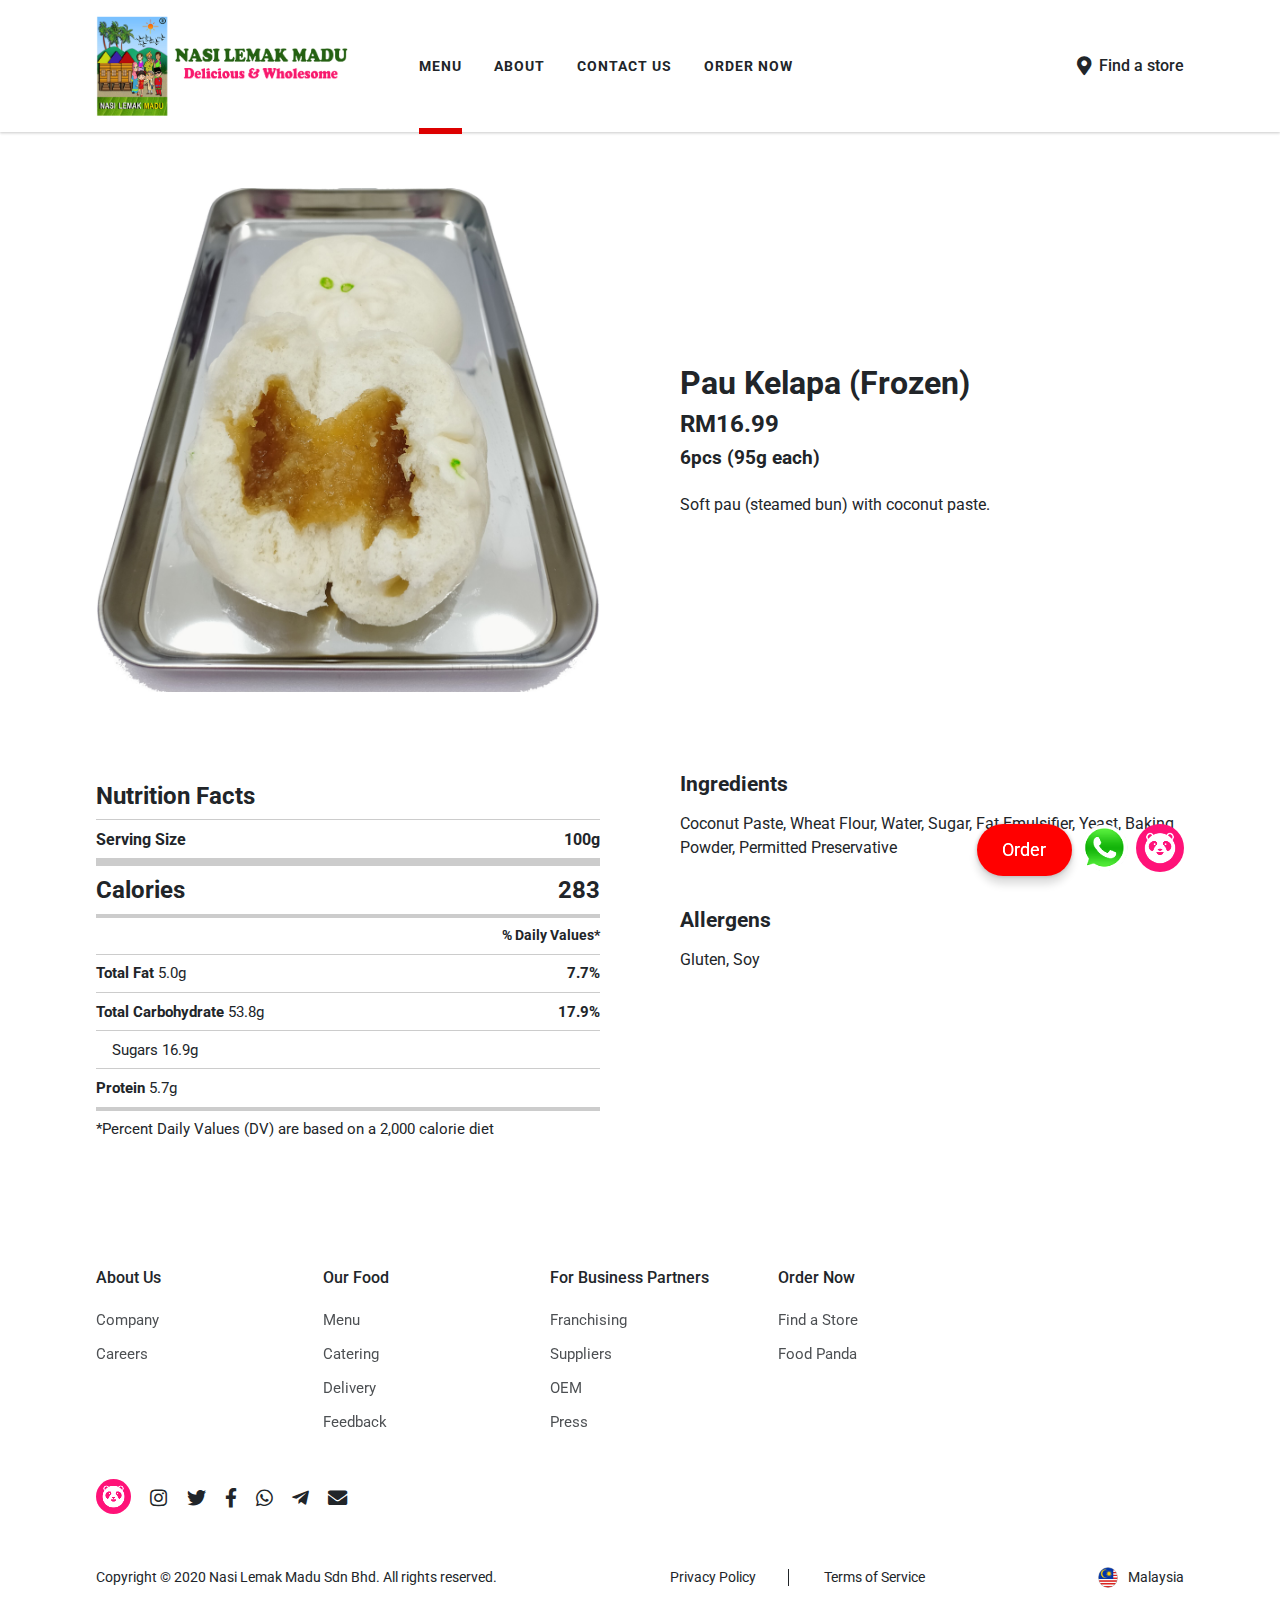
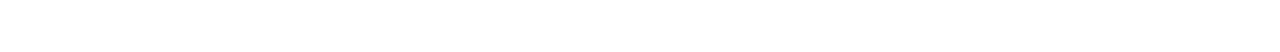
<file: menu/pau-kelapa/index.html>
<!DOCTYPE html>
<html lang="en">
  <head>
    <meta charset="UTF-8" />
    <meta name="viewport" content="width=device-width, initial-scale=1.0" />
    <meta
      name="description"
      content="Soft pau (steamed bun) with coconut paste. Delivery available."
    />
    <link
      rel="shortcut icon"
      href="../../assets/images/logo-icon.png"
      type="image/x-icon"
    />
    <link
      rel="stylesheet"
      href="https://cdnjs.cloudflare.com/ajax/libs/font-awesome/5.13.1/css/all.min.css"
    />
    <link rel="stylesheet" href="../../assets/css/style.css" />
    <link rel="stylesheet" href="../../assets/css/menu.style.css" />
    <title>Pau Kelapa | Nasi Lemak Madu</title>
  </head>
  <body>
    <header class="main-header">
      <div class="container">
        <div class="main-nav">
          <div class="main-nav-left">
            <a href="../../" class="header-logo">
              <img src="../../assets/images/logo.png" alt="" />
            </a>
            <ul class="main-menu">
              <li><a href="../" class="active-page">Menu</a></li>
              <li><a href="../../about/">About</a></li>
              <li><a href="../../contact/">Contact Us</a></li>
              <li>
                <a
                  href="https://wa.me/c/601111829137"
                  target="_blank"
                  rel="noopener noreferrer"
                  >Order Now</a
                >
              </li>
              <li>
                <a
                  href="https://goo.gl/maps/LNe19nNpwgPhzAuLA"
                  target="_blank"
                  class="store-locator"
                >
                  <i class="fas fa-map-marker-alt"></i>
                  <p>Find a store</p>
                </a>
              </li>
            </ul>
          </div>
          <div class="main-nav-right">
            <a
              href="https://goo.gl/maps/LNe19nNpwgPhzAuLA"
              target="_blank"
              class="store-locator"
            >
              <i class="fas fa-map-marker-alt"></i>
              <p>Find a store</p>
            </a>
            <i class="fas fa-bars menu-btn"></i>
          </div>
        </div>
      </div>
    </header>
    <main>
      <div class="container">
        <div class="order">
          <div class="order-buttons">
            <a
              href="https://wa.me/c/601111829137"
              target="_blank"
              class="btn order-btn"
              >Order</a
            >
            <a href="https://wa.me/c/601111829137" target="_blank"
              ><img src="../../assets/images/whatsapp.png" alt=""
            /></a>
            <a
              href="https://foodpanda.page.link/ptAzMaHVQ7ZYYSy5A"
              target="_blank"
              ><img src="../../assets/images/panda.png" alt=""
            /></a>
          </div>
        </div>
        <div class="food-grid">
          <div class="food-img">
            <img src="../../assets/images/pau-kelapa.jpg" alt="" />
          </div>

          <div class="food-desc">
            <div class="img-zoom-result"></div>
            <div>
              <h1>Pau Kelapa (Frozen)</h1>
              <h2>RM16.99</h2>
              <h3>6pcs (95g each)</h3>
              <p>Soft pau (steamed bun) with coconut paste.</p>
            </div>
          </div>
          <div class="nutrition-info">
            <table>
              <tbody>
                <tr>
                  <td><span class="table-title-lg">Nutrition Facts</span></td>
                </tr>
                <tr>
                  <td>Serving Size</td>
                  <td>100g</td>
                </tr>
                <tr>
                  <td><span class="table-title-lg">Calories</span></td>
                  <td><span class="table-title-lg">283</span></td>
                </tr>
                <tr>
                  <td></td>
                  <td>% Daily Values*</td>
                </tr>
                <tr>
                  <td><span class="table-title">Total Fat</span> 5.0g</td>
                  <td><span class="table-title">7.7%</span></td>
                </tr>
                <tr>
                  <td>
                    <span class="table-title">Total Carbohydrate</span> 53.8g
                  </td>
                  <td><span class="table-title">17.9%</span></td>
                </tr>
                <tr>
                  <td class="subcategory">Sugars 16.9g</td>
                  <td></td>
                </tr>
                <tr>
                  <td><span class="table-title">Protein</span> 5.7g</td>
                  <td></td>
                </tr>
                <tr>
                  <td colspan="2">
                    *Percent Daily Values (DV) are based on a 2,000 calorie diet
                  </td>
                </tr>
              </tbody>
            </table>
          </div>
          <div class="ingredients">
            <h3>Ingredients</h3>
            <p>
              Coconut Paste, Wheat Flour, Water, Sugar, Fat Emulsifier, Yeast,
              Baking Powder, Permitted Preservative
            </p>
            <h3>Allergens</h3>
            <p>Gluten, Soy</p>
          </div>
        </div>
      </div>
    </main>
    <footer class="main-footer">
      <div class="container">
        <div class="footer-grid">
          <div class="footer-grid-item">
            <h3>About Us</h3>
            <ul>
              <li><a href="../../about/">Company</a></li>
              <li>
                <a
                  href="https://candidates.myfuturejobs.gov.my/search-jobs?jobId=31c326fda641426a95647f10a68441f2"
                  target="_blank"
                  >Careers</a
                >
              </li>
            </ul>
          </div>
          <div class="footer-grid-item">
            <h3>Our Food</h3>
            <ul>
              <li><a href="../">Menu</a></li>

              <li><a href="../../contact/">Catering</a></li>
              <li>
                <a
                  href="https://foodpanda.page.link/ptAzMaHVQ7ZYYSy5A"
                  target="_blank"
                  >Delivery</a
                >
              </li>
              <li><a href="../../contact/">Feedback</a></li>
            </ul>
          </div>
          <div class="footer-grid-item">
            <h3>For Business Partners</h3>
            <ul>
              <li><a href="../../contact/">Franchising</a></li>
              <li><a href="../../contact/">Suppliers</a></li>
              <li><a href="../../contact/">OEM</a></li>
              <li><a href="../../contact/">Press</a></li>
            </ul>
          </div>
          <div class="footer-grid-item" id="order-now">
            <h3>Order Now</h3>
            <ul>
              <li>
                <a href="https://goo.gl/maps/LNe19nNpwgPhzAuLA" target="_blank"
                  >Find a Store</a
                >
              </li>
              <li>
                <a
                  href="https://foodpanda.page.link/ptAzMaHVQ7ZYYSy5A"
                  target="_blank"
                  >Food Panda</a
                >
              </li>
            </ul>
          </div>
        </div>
        <div class="community">
          <div class="social">
            <a
              href="https://foodpanda.page.link/ptAzMaHVQ7ZYYSy5A"
              target="_blank"
              ><img src="../../assets/images/panda.png" alt=""
            /></a>
            <a href="https://www.instagram.com/nasilemakmadu" target="_blank"
              ><i class="fab fa-instagram"></i
            ></a>
            <a href="https://twitter.com/NasiLemakMadu" target="_blank"
              ><i class="fab fa-twitter"></i
            ></a>
            <a href="https://www.facebook.com/nasilemakmadu20" target="_blank"
              ><i class="fab fa-facebook-f"></i
            ></a>
            <a href="https://wa.me/c/601111829137" target="_blank"
              ><i class="fab fa-whatsapp"></i
            ></a>
            <a href="https://t.me/NasiLemakMadu" target="_blank"
              ><i class="fab fa-telegram-plane"></i
            ></a>
            <a href="mailto:contact@nasilemakmadu.com" target="_blank"
              ><i class="fas fa-envelope"></i
            ></a>
          </div>
        </div>
        <div class="footer-bottom">
          <span class="copyright"
            >Copyright &copy; 2020 Nasi Lemak Madu Sdn Bhd. All rights
            reserved.</span
          >
          <div class="t-c">
            <a href="">Privacy Policy</a>
            <a href="">Terms of Service</a>
          </div>
          <div class="country">
            <img src="../../assets/images/flag-30.png" alt="" />
            <span>Malaysia</span>
          </div>
        </div>
      </div>
    </footer>
    <script src="../../assets/js/zoom.js"></script>
    <script src="../../assets/js/main.js"></script>
  </body>
</html>
</file>
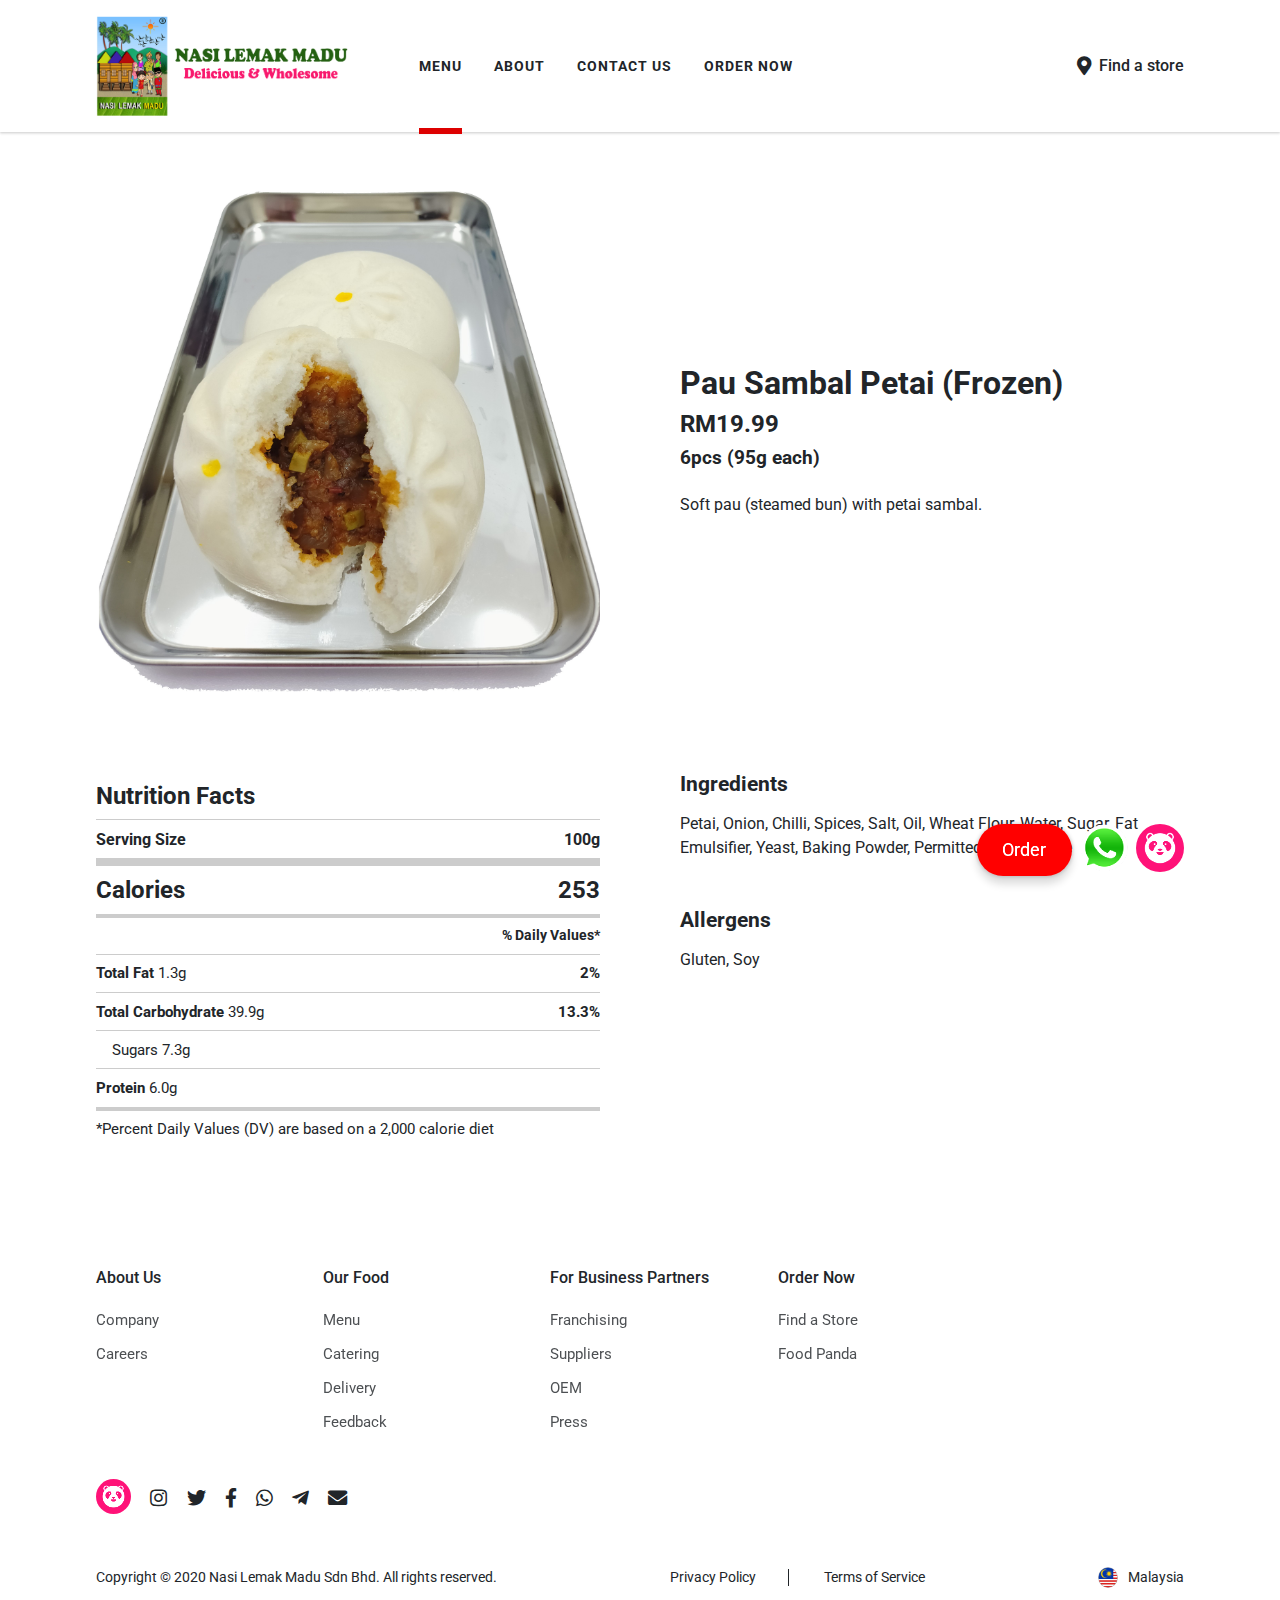
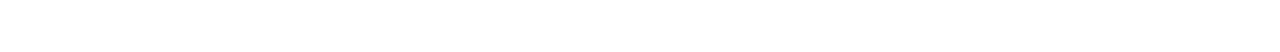
<file: menu/pau-sambal-petai/index.html>
<!DOCTYPE html>
<html lang="en">
  <head>
    <meta charset="UTF-8" />
    <meta name="viewport" content="width=device-width, initial-scale=1.0" />
    <meta
      name="description"
      content="Soft pau (steamed bun) with petai sambal. Delivery available."
    />
    <link
      rel="shortcut icon"
      href="../../assets/images/logo-icon.png"
      type="image/x-icon"
    />
    <link
      rel="stylesheet"
      href="https://cdnjs.cloudflare.com/ajax/libs/font-awesome/5.13.1/css/all.min.css"
    />
    <link rel="stylesheet" href="../../assets/css/style.css" />
    <link rel="stylesheet" href="../../assets/css/menu.style.css" />
    <title>Pau Sambal Petai | Nasi Lemak Madu</title>
  </head>
  <body>
    <header class="main-header">
      <div class="container">
        <div class="main-nav">
          <div class="main-nav-left">
            <a href="../../" class="header-logo">
              <img src="../../assets/images/logo.png" alt="" />
            </a>
            <ul class="main-menu">
              <li><a href="../" class="active-page">Menu</a></li>
              <li><a href="../../about/">About</a></li>
              <li><a href="../../contact/">Contact Us</a></li>
              <li>
                <a
                  href="https://wa.me/c/601111829137"
                  target="_blank"
                  rel="noopener noreferrer"
                  >Order Now</a
                >
              </li>
              <li>
                <a
                  href="https://goo.gl/maps/LNe19nNpwgPhzAuLA"
                  target="_blank"
                  class="store-locator"
                >
                  <i class="fas fa-map-marker-alt"></i>
                  <p>Find a store</p>
                </a>
              </li>
            </ul>
          </div>
          <div class="main-nav-right">
            <a
              href="https://goo.gl/maps/LNe19nNpwgPhzAuLA"
              target="_blank"
              class="store-locator"
            >
              <i class="fas fa-map-marker-alt"></i>
              <p>Find a store</p>
            </a>
            <i class="fas fa-bars menu-btn"></i>
          </div>
        </div>
      </div>
    </header>
    <main>
      <div class="container">
        <div class="order">
          <div class="order-buttons">
            <a
              href="https://wa.me/c/601111829137"
              target="_blank"
              class="btn order-btn"
              >Order</a
            >
            <a href="https://wa.me/c/601111829137" target="_blank"
              ><img src="../../assets/images/whatsapp.png" alt=""
            /></a>
            <a
              href="https://foodpanda.page.link/ptAzMaHVQ7ZYYSy5A"
              target="_blank"
              ><img src="../../assets/images/panda.png" alt=""
            /></a>
          </div>
        </div>
        <div class="food-grid">
          <div class="food-img">
            <img src="../../assets/images/pau-sambal-petai.jpg" alt="" />
          </div>

          <div class="food-desc">
            <div class="img-zoom-result"></div>
            <div>
              <h1>Pau Sambal Petai (Frozen)</h1>
              <h2>RM19.99</h2>
              <h3>6pcs (95g each)</h3>
              <p>Soft pau (steamed bun) with petai sambal.</p>
            </div>
          </div>
          <div class="nutrition-info">
            <table>
              <tbody>
                <tr>
                  <td><span class="table-title-lg">Nutrition Facts</span></td>
                </tr>
                <tr>
                  <td>Serving Size</td>
                  <td>100g</td>
                </tr>
                <tr>
                  <td><span class="table-title-lg">Calories</span></td>
                  <td><span class="table-title-lg">253</span></td>
                </tr>
                <tr>
                  <td></td>
                  <td>% Daily Values*</td>
                </tr>
                <tr>
                  <td><span class="table-title">Total Fat</span> 1.3g</td>
                  <td><span class="table-title">2%</span></td>
                </tr>
                <tr>
                  <td>
                    <span class="table-title">Total Carbohydrate</span> 39.9g
                  </td>
                  <td><span class="table-title">13.3%</span></td>
                </tr>
                <tr>
                  <td class="subcategory">Sugars 7.3g</td>
                  <td></td>
                </tr>
                <tr>
                  <td><span class="table-title">Protein</span> 6.0g</td>
                  <td></td>
                </tr>
                <tr>
                  <td colspan="2">
                    *Percent Daily Values (DV) are based on a 2,000 calorie diet
                  </td>
                </tr>
              </tbody>
            </table>
          </div>
          <div class="ingredients">
            <h3>Ingredients</h3>
            <p>
              Petai, Onion, Chilli, Spices, Salt, Oil, Wheat Flour, Water,
              Sugar, Fat Emulsifier, Yeast, Baking Powder, Permitted
              Preservative
            </p>
            <h3>Allergens</h3>
            <p>Gluten, Soy</p>
          </div>
        </div>
      </div>
    </main>
    <footer class="main-footer">
      <div class="container">
        <div class="footer-grid">
          <div class="footer-grid-item">
            <h3>About Us</h3>
            <ul>
              <li><a href="../../about/">Company</a></li>
              <li>
                <a
                  href="https://candidates.myfuturejobs.gov.my/search-jobs?jobId=31c326fda641426a95647f10a68441f2"
                  target="_blank"
                  >Careers</a
                >
              </li>
            </ul>
          </div>
          <div class="footer-grid-item">
            <h3>Our Food</h3>
            <ul>
              <li><a href="../">Menu</a></li>

              <li><a href="../../contact/">Catering</a></li>
              <li>
                <a
                  href="https://foodpanda.page.link/ptAzMaHVQ7ZYYSy5A"
                  target="_blank"
                  >Delivery</a
                >
              </li>
              <li><a href="../../contact/">Feedback</a></li>
            </ul>
          </div>
          <div class="footer-grid-item">
            <h3>For Business Partners</h3>
            <ul>
              <li><a href="../../contact/">Franchising</a></li>
              <li><a href="../../contact/">Suppliers</a></li>
              <li><a href="../../contact/">OEM</a></li>
              <li><a href="../../contact/">Press</a></li>
            </ul>
          </div>
          <div class="footer-grid-item" id="order-now">
            <h3>Order Now</h3>
            <ul>
              <li>
                <a href="https://goo.gl/maps/LNe19nNpwgPhzAuLA" target="_blank"
                  >Find a Store</a
                >
              </li>
              <li>
                <a
                  href="https://foodpanda.page.link/ptAzMaHVQ7ZYYSy5A"
                  target="_blank"
                  >Food Panda</a
                >
              </li>
            </ul>
          </div>
        </div>
        <div class="community">
          <div class="social">
            <a
              href="https://foodpanda.page.link/ptAzMaHVQ7ZYYSy5A"
              target="_blank"
              ><img src="../../assets/images/panda.png" alt=""
            /></a>
            <a href="https://www.instagram.com/nasilemakmadu" target="_blank"
              ><i class="fab fa-instagram"></i
            ></a>
            <a href="https://twitter.com/NasiLemakMadu" target="_blank"
              ><i class="fab fa-twitter"></i
            ></a>
            <a href="https://www.facebook.com/nasilemakmadu20" target="_blank"
              ><i class="fab fa-facebook-f"></i
            ></a>
            <a href="https://wa.me/c/601111829137" target="_blank"
              ><i class="fab fa-whatsapp"></i
            ></a>
            <a href="https://t.me/NasiLemakMadu" target="_blank"
              ><i class="fab fa-telegram-plane"></i
            ></a>
            <a href="mailto:contact@nasilemakmadu.com" target="_blank"
              ><i class="fas fa-envelope"></i
            ></a>
          </div>
        </div>
        <div class="footer-bottom">
          <span class="copyright"
            >Copyright &copy; 2020 Nasi Lemak Madu Sdn Bhd. All rights
            reserved.</span
          >
          <div class="t-c">
            <a href="">Privacy Policy</a>
            <a href="">Terms of Service</a>
          </div>
          <div class="country">
            <img src="../../assets/images/flag-30.png" alt="" />
            <span>Malaysia</span>
          </div>
        </div>
      </div>
    </footer>
    <script src="../../assets/js/zoom.js"></script>
    <script src="../../assets/js/main.js"></script>
  </body>
</html>
</file>
<file: assets/css/about.style.css>
.about {
  padding: 3rem 0;
}

section {
  margin-bottom: 5rem;
}

section:last-child {
  margin-bottom: 0;
}

section h1,
section h2 {
  font-size: 1.5rem;
  display: inline-block;
  padding-bottom: 0.5rem;
  border-bottom: 6px solid #dd0000;
  margin-bottom: 3rem;
}

section h2 {
  margin-bottom: 2rem;
}

.team-grid {
  display: grid;
  grid-template-columns: repeat(4, 1fr);
  max-width: 60rem;
  gap: 3rem;
}

.team-member {
  text-align: center;
}

.team-member img {
  width: 11rem;
  height: 11rem;
  border-radius: 50%;
  margin-bottom: 1rem;
}

.team-member h3 {
  font-size: 1rem;
  margin-bottom: 0.2rem;
}

.team-member p {
  font-size: 0.9rem;
}

.text-description {
  max-width: 60rem;
  line-height: 2;
}

.text-description p:first-child:first-letter {
  float: left;
  font-size: 4rem;
  line-height: 3rem;
  font-weight: bold;
  padding-top: 0.5rem;
  padding-right: 0.5rem;
}

.about-card-grid {
  display: grid;
  grid-template-columns: repeat(3, 1fr);
  gap: 3rem;
}

.about-card-grid .card {
  padding: 5rem;
}

.about-card-grid h2 {
  font-size: 1.2rem;
  margin-bottom: 2rem;
}

@media (max-width: 1200px) {
  .team-grid {
    grid-template-columns: repeat(2, 1fr);
    max-width: 40rem;
  }
  .about-card-grid .card {
    padding: 3rem;
  }
}

@media (max-width: 800px) {
  .about-card-grid {
    grid-template-columns: 1fr;
  }
}

@media (max-width: 580px) {
  .team-grid {
    grid-template-columns: 1fr;
  }

  section {
    margin-bottom: 3rem;
  }

  .team-title {
    text-align: center;
  }

  section:last-child {
    margin-bottom: 0;
  }
}
</file>
<file: assets/css/contact-form.style.css>
/* Contact Form */
.contact-form {
  padding: 3rem 0;
  display: flex;
  flex-direction: column;
  align-items: center;
  justify-content: center;
}

.form-title {
  margin-bottom: 3rem;
  text-align: center;
}

.form-title h3 {
  opacity: 0.85;
  margin-top: 1rem;
}

.contact-form form {
  width: 90%;
  max-width: 40rem;
}

.form-control {
  margin-top: 2rem;
}

.form-control:first-child {
  margin-top: 0;
}

.form-control label {
  display: none;
}

.form-control label[for='subject'],
.form-control label[for='message'] {
  display: inline;
  font-size: 0.8rem;
  font-weight: bold;
  position: relative;
  top: 0.5rem;
  left: 1.2rem;
  padding: 0 0.5rem;
  background-color: #fff;
}

.form-control ::placeholder {
  font-size: 0.9rem;
  font-weight: bold;
}

.form-control input,
.form-control select,
.form-control textarea {
  width: 100%;
  padding: 1rem;
  font-family: 'Roboto', sans-serif;
  font-size: 0.9rem;
}

.form-control input {
  border: none;
  border-bottom: 1px solid #888;
}

.form-control select,
.form-control textarea {
  border: 1px solid #888;
  /* border-radius: 1rem; */
}

.form-control input:focus {
  border: none;
  border-bottom: 2px solid #212529;
  outline: none;
}

.form-control select:focus,
.form-control textarea:focus {
  border: 2px solid #212529;
  outline: none;
}

.form-control select {
  background-color: #fff;
}

form small {
  margin-top: 0.5rem;
  display: block;
  font-weight: bold;
}

form input.btn {
  margin-top: 2rem;
}
</file>
<file: assets/css/menu.style.css>
/* Menu */
.menu-body {
  display: flex;
  padding: 3rem 0;
}

.side-nav {
  margin-right: 5rem;
  max-width: 11rem;
}

.side-nav li {
  margin-bottom: 1.5rem;
}

.side-nav-title {
  font-weight: bold;
}

.side-nav a {
  font-size: 0.9rem;
  opacity: 0.85;
}

.side-nav a:hover {
  opacity: 1;
}

.menu-gallery h1,
.menu-gallery h3 {
  font-weight: 700;
}

.menu-gallery h1 {
  font-size: 1.3rem;
}

.attention {
  max-width: 50rem;
  font-size: 0.9rem;
  line-height: 1.5;
  margin-top: 5rem;
  padding: 1.5rem;
  background-color: rgba(255, 0, 0, 0.1);
  border-radius: 8px;
  color: #000;
  /* border-left: 5px solid rgba(255, 0, 0, 1); */
}

.attention strong {
  font-size: 0.95rem;
}

.menu-gallery h3 {
  font-size: 1.2rem;
  margin: 3.5rem 0;
  padding-bottom: 1.5rem;
  border-bottom: 1px solid rgba(0, 0, 0, 0.2);
  display: inline-block;
  border-bottom: 6px solid #dd0000;
}

.menu-gallery-grid {
  display: grid;
  grid-template-columns: repeat(3, 1fr);
  gap: 5rem;
}

.menu-item {
  text-align: center;
  position: relative;
}

.menu-item img {
  width: 12rem;
  border-radius: 50%;
  margin-bottom: 1rem;
}

.menu-item p {
  font-weight: bold;
  font-size: 0.95rem;
}

.menu-item .coming-soon {
  background-color: #212529;
  color: #fff;
  font-size: 0.8rem;
  font-weight: bold;
  padding: 0.5rem 1rem;
  border-radius: 1rem;
  margin-top: 0.8rem;
  display: inline-block;
}

/* Food Page */
.order {
  display: flex;
  justify-content: flex-end;
}

.order-buttons {
  display: flex;
  align-items: center;
  position: fixed;
  bottom: 1.5rem;
  z-index: 2;
}

.order-buttons a {
  margin-left: 0.5rem;
  filter: brightness(1.2);
}

/* .order-btn {
    pointer-events: none;
  } */

.order-buttons img {
  width: 3rem;
  border-radius: 50%;
}

.food-grid {
  padding: 3.5rem 0;
  display: grid;
  grid-template-columns: repeat(2, 1fr);
  gap: 5rem;
}

.food-img {
  display: flex;
  justify-content: center;
  position: relative;
}

.food-img img {
  /* border-radius: 50%; */
  width: 100%;
}

.img-zoom-lens {
  position: absolute;
  border: 1px solid #d4d4d4;
  width: 30%;
  height: 30%;
  background-color: #fff;
  opacity: 0.5;
  visibility: hidden;
}

.img-zoom-result {
  border: 1px solid #d4d4d4;
  width: 100%;
  height: 100%;
  position: absolute;
  top: 0;
  right: 0;
  z-index: 1;
  visibility: hidden;
}

.food-desc {
  display: flex;
  align-items: center;
  position: relative;
}

.food-desc h2 {
  margin: 0.5rem 0;
}

.food-desc h3 {
  margin-bottom: 1.5rem;
  font-size: 1.2rem;
}

.food-desc p,
.ingredients p {
  line-height: 1.5;
}

.nutrition-info .table-title-lg {
  font-size: 1.5rem;
  font-weight: 700;
}

.nutrition-info table {
  font-size: 0.95rem;
  border-collapse: collapse;
  width: 100%;
}

.nutrition-info table td {
  padding: 0.6rem 0;
  border-top: 1px solid rgba(0, 0, 0, 0.2);
}

.nutrition-info table td:last-child {
  text-align: right;
}

.nutrition-info table td:first-child {
  text-align: left;
}

.nutrition-info table tr:first-child > td {
  border-top: none;
}

.nutrition-info table tr:nth-child(3) > td {
  border-top: 8px solid rgba(0, 0, 0, 0.2);
  border-bottom: 4px solid rgba(0, 0, 0, 0.2);
}

.nutrition-info table tr.micro-start > td,
.nutrition-info table tr:last-child > td {
  border-top: 4px solid rgba(0, 0, 0, 0.2);
}

.nutrition-info table tr:nth-child(-n + 4),
.nutrition-info table .table-title {
  font-weight: 700;
}

.nutrition-info table tr:nth-child(2) {
  font-size: 1rem;
}

.nutrition-info table tr:nth-child(4) {
  font-size: 0.9rem;
}

.nutrition-info table td.subcategory {
  padding-left: 1rem;
}

.ingredients h3 {
  margin-bottom: 1rem;
  font-size: 1.3rem;
}

.ingredients h3:last-of-type {
  margin-top: 3rem;
}

@media (max-width: 1200px) {
  .menu-gallery-grid {
    grid-template-columns: repeat(2, 1fr);
  }
}

@media (max-width: 800px) {
  .side-nav {
    display: none;
  }

  .food-grid {
    grid-template-columns: 1fr;
    gap: 3rem;
  }

  .nutrition-info {
    grid-row: 4 / 5;
  }

  .food-img img {
    max-width: 20rem;
  }

  .img-zoom-lens,
  .img-zoom-result {
    display: none;
  }
}

@media (max-width: 580px) {
  .menu-gallery-grid {
    grid-template-columns: 1fr;
  }

  .menu-body {
    display: flex;
    justify-content: center;
    text-align: center;
  }
}
</file>
<file: assets/css/style.css>
@import url('https://fonts.googleapis.com/css2?family=Roboto:wght@400;500;700;900&display=swap');

/* CSS Reset */
* {
  margin: 0;
  padding: 0;
  box-sizing: border-box;
}

body {
  font-family: 'Roboto', sans-serif;
  background-color: #fff;
  color: #212529;
  overflow-x: hidden;
}

ul {
  list-style: none;
}

a {
  color: #212529;
  text-decoration: none;
}

a:hover {
  opacity: 0.9;
}

/* Utilities */
.container {
  width: 85vw;
  max-width: 1400px;
  margin: 0 auto;
}

.btn {
  font-size: 1.1rem;
  padding: 1rem 1.6rem;
  background-color: #dd0000;
  box-shadow: 0 8px 8px 0 rgba(0, 0, 0, 0.14), 0 0 4px 0 rgba(0, 0, 0, 0.24);
  color: #fff;
  border-radius: 2rem;
  border: none;
  cursor: pointer;
}

.btn:hover {
  opacity: 0.9;
}

.menu-btn {
  font-size: 1.5rem;
  display: none;
  cursor: pointer;
}

.card {
  box-shadow: 0 4px 8px 0 rgba(0, 0, 0, 0.2);
  transition: 0.3s;
}

.card:hover {
  box-shadow: 0 8px 16px 0 rgba(0, 0, 0, 0.2);
}

/* Header */
.main-header {
  box-shadow: 0 1px 3px rgba(0, 0, 0, 0.1), 0 2px 2px rgba(0, 0, 0, 0.06),
    0 0 2px rgba(0, 0, 0, 0.07);
}

.main-nav,
.main-nav-left,
.main-nav-right,
.header-logo,
.main-menu,
.store-locator {
  display: flex;
  align-items: center;
}

.main-nav {
  padding: 1rem 0;
  justify-content: space-between;
}

.header-logo {
  margin-right: 2rem;
}

.header-logo i {
  font-size: 2.5rem;
  color: #8b4513;
}

.header-logo img {
  height: 100px;
}

.main-nav-left li {
  margin-left: 2rem;
  font-size: 0.85rem;
  text-transform: uppercase;
  font-weight: 700;
  letter-spacing: 1px;
}

.main-nav-left li a {
  padding: 3.4rem 0;
}

.main-nav-left li a:hover {
  color: #dd0000;
}

.active-page {
  border-bottom: 6px solid #dd0000;
}

.store-locator p {
  margin-left: 0.5rem;
}

.main-menu .store-locator {
  display: none;
}

.main-nav-right .store-locator {
  font-weight: 500;
}

.main-nav-right .store-locator i {
  font-size: 1.2rem;
}

/* Hero */
.hero {
  background-image: linear-gradient(#c295d8, #a0ffe6);
  padding: 3rem 0;
  position: relative;
  display: grid;
  grid-template-columns: 2fr 1fr;
}

.hero-img {
  text-align: right;
}

.hero-img img {
  max-height: 40rem;
  max-width: 100%;
}

.welcome-img {
  max-width: 15rem;
}

.hero .order-now {
  position: absolute;
  bottom: 2rem;
  right: 2rem;
  width: 6rem;
}

/* CTA */
.cta-box {
  display: flex;
}

.cta-body {
  flex: auto;
  padding: 4rem;
  display: flex;
  flex-direction: column;
  align-items: center;
  justify-content: center;
  text-align: center;
  margin-top: 2rem;
}

.cta-menu {
  background-color: rgba(129, 245, 255, 0.5);
}

.cta-delivery {
  background-color: rgba(255, 213, 229, 0.5);
}

.cta-body img {
  max-width: 80%;
  max-height: 15rem;
  margin-bottom: 1.5rem;
}

.cta-body h3 {
  font-size: 2rem;
  margin-bottom: 0.5rem;
}

.cta-body p {
  font-size: 1.2rem;
  margin-bottom: 1rem;
}

/* Footer */
.main-footer {
  padding: 4rem 0;
}

.footer-grid {
  display: grid;
  grid-template-columns: repeat(5, 1fr);
  gap: 3rem;
}

.footer-grid h3 {
  font-size: 1rem;
  font-weight: 500;
  margin-bottom: 1.5rem;
}

.footer-grid ul li {
  margin-top: 1rem;
  font-size: 0.95rem;
}

.footer-grid ul li a {
  opacity: 0.8;
}

.footer-grid ul li a:hover {
  opacity: 1;
}

.community {
  margin: 3rem 0;
}

.social {
  display: flex;
  align-items: center;
}

.social img {
  width: 2.2rem;
  border-radius: 50%;
  filter: brightness(1.2);
}

.social a {
  margin-right: 1.2rem;
  font-size: 1.2rem;
}

.footer-bottom,
.country {
  display: flex;
  align-items: center;
  justify-content: space-between;
}

.footer-bottom {
  font-size: 0.9rem;
}

.t-c a:first-child {
  padding-right: 2rem;
  margin-right: 2rem;
  border-right: 1px solid #212529;
}

.country img {
  width: 1.3rem;
  border-radius: 50%;
  margin-right: 0.6rem;
}

@media (max-width: 1200px) {
  .main-nav-right .store-locator {
    display: none;
  }

  .main-menu .store-locator {
    display: flex;
  }

  .main-menu {
    display: none;
    position: fixed;
    top: 0;
    left: 0;
    height: 100vh;
    min-width: 50vw;
    z-index: 1;
    flex-direction: column;
    align-items: flex-start;
    justify-content: center;
    padding: 3.5rem;
    background-color: #fff;
    opacity: 0.95;
  }

  .main-menu li {
    width: 100%;
    margin-left: 0;
    margin-bottom: 3rem;
    text-transform: capitalize;
    text-align: left;
    font-size: 1rem;
  }

  .main-nav-left li a {
    padding: 0;
    display: block;
    width: 100%;
  }

  .active-page {
    border-bottom: none;
    color: #dd0000;
  }

  .menu-btn {
    display: block;
  }

  .footer-grid {
    grid-template-columns: repeat(4, 1fr);
  }

  .footer-bottom {
    flex-direction: column;
    align-items: flex-start;
  }

  .footer-bottom > * {
    margin-bottom: 0.8rem;
  }

  .t-c a:first-child {
    padding-right: 1rem;
    margin-right: 1rem;
  }
}

@media (max-width: 800px) {
  .hero {
    display: flex;
    align-items: center;
    justify-content: center;
  }

  .hero-img {
    text-align: center;
  }

  .welcome-img {
    display: none;
  }

  .cta-box {
    flex-direction: column;
  }

  .footer-grid {
    grid-template-columns: repeat(2, 1fr);
  }
}

@media (max-width: 580px) {
  .container {
    width: 90%;
  }

  .footer-grid {
    grid-template-columns: 1fr;
  }
}
</file>
